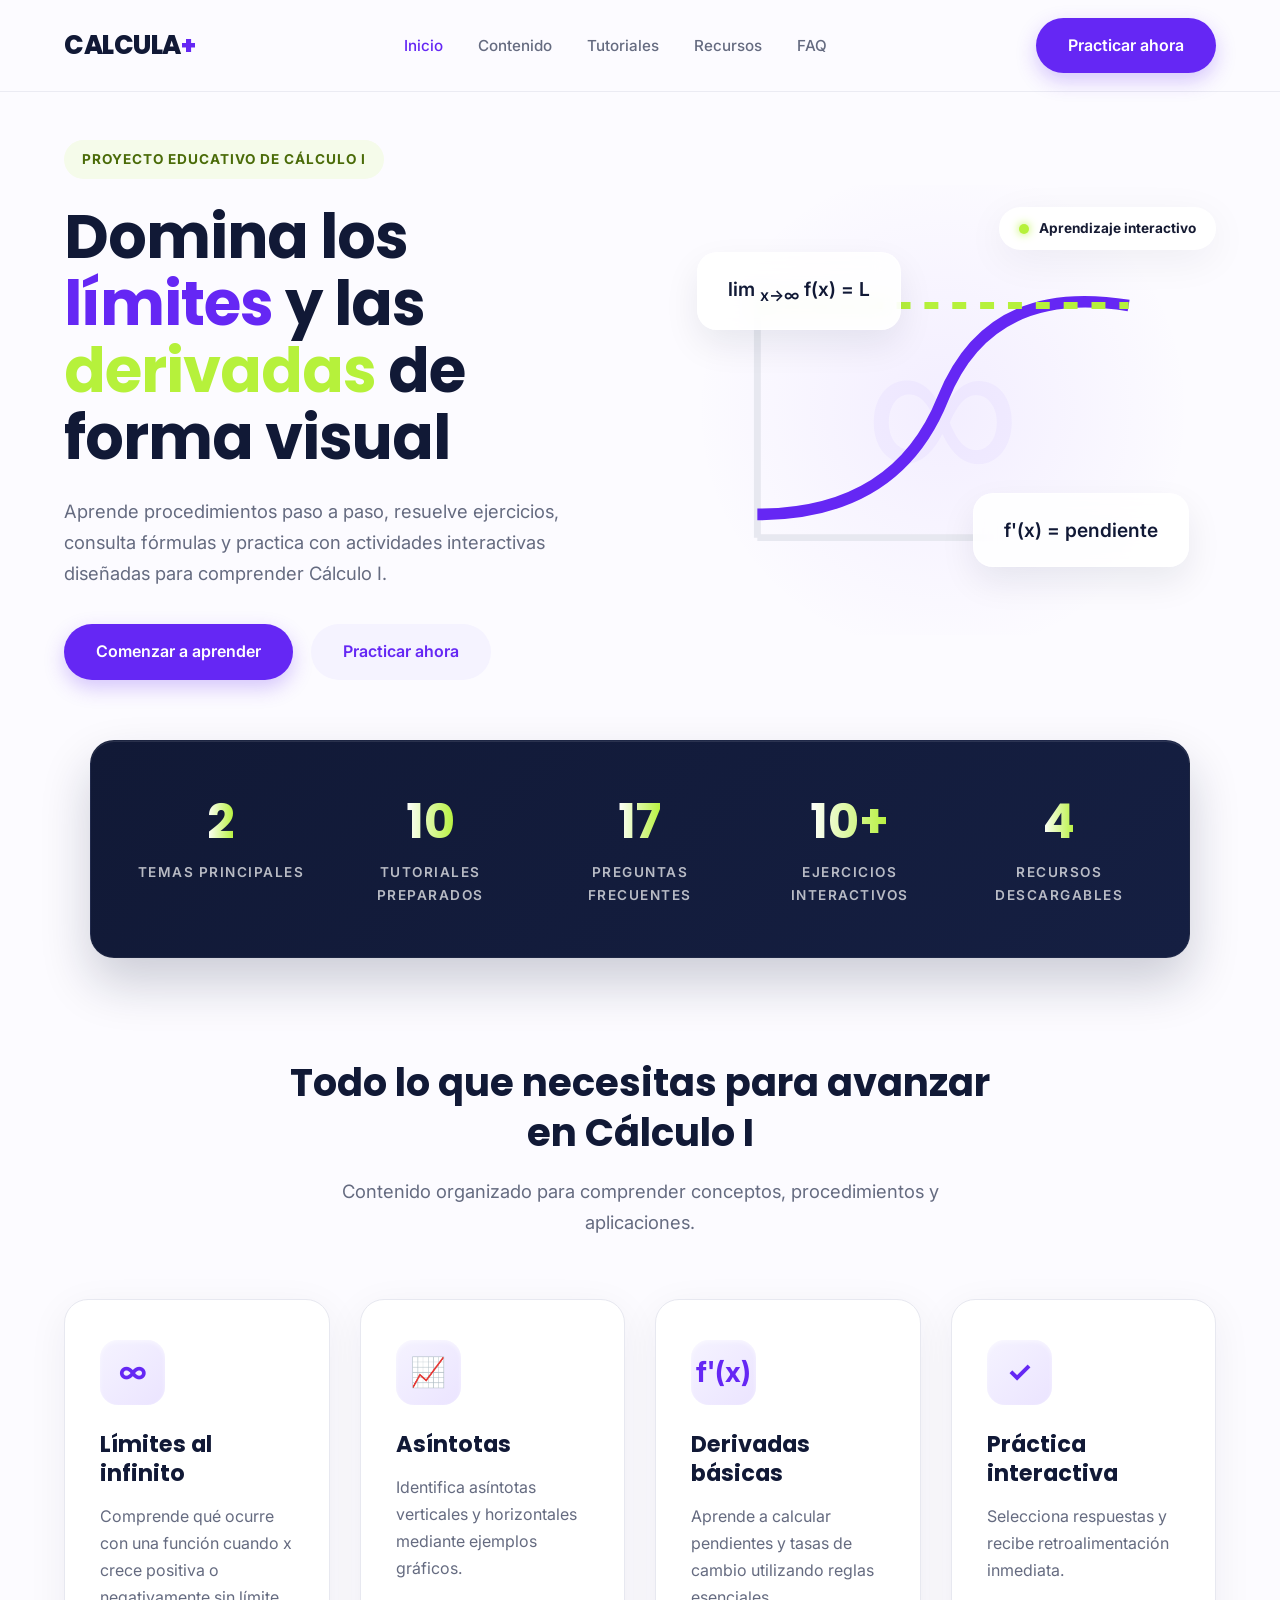
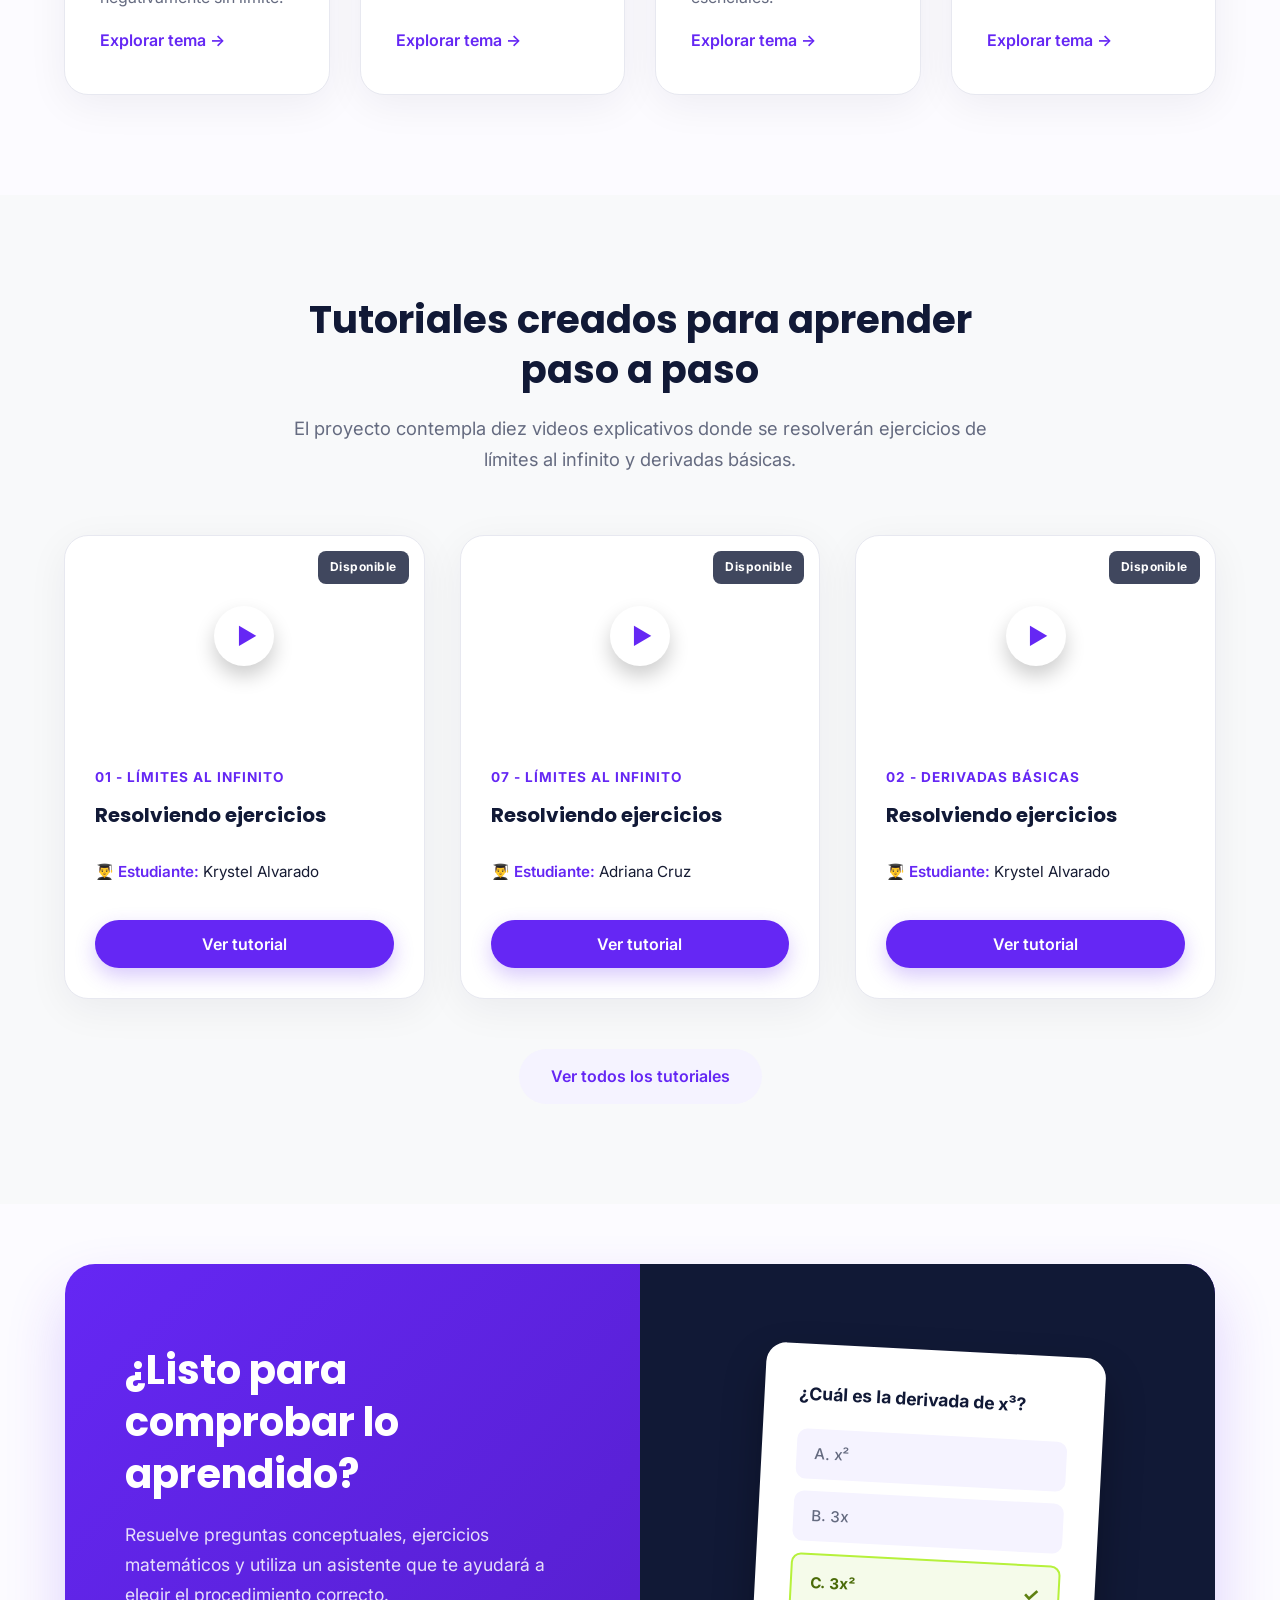
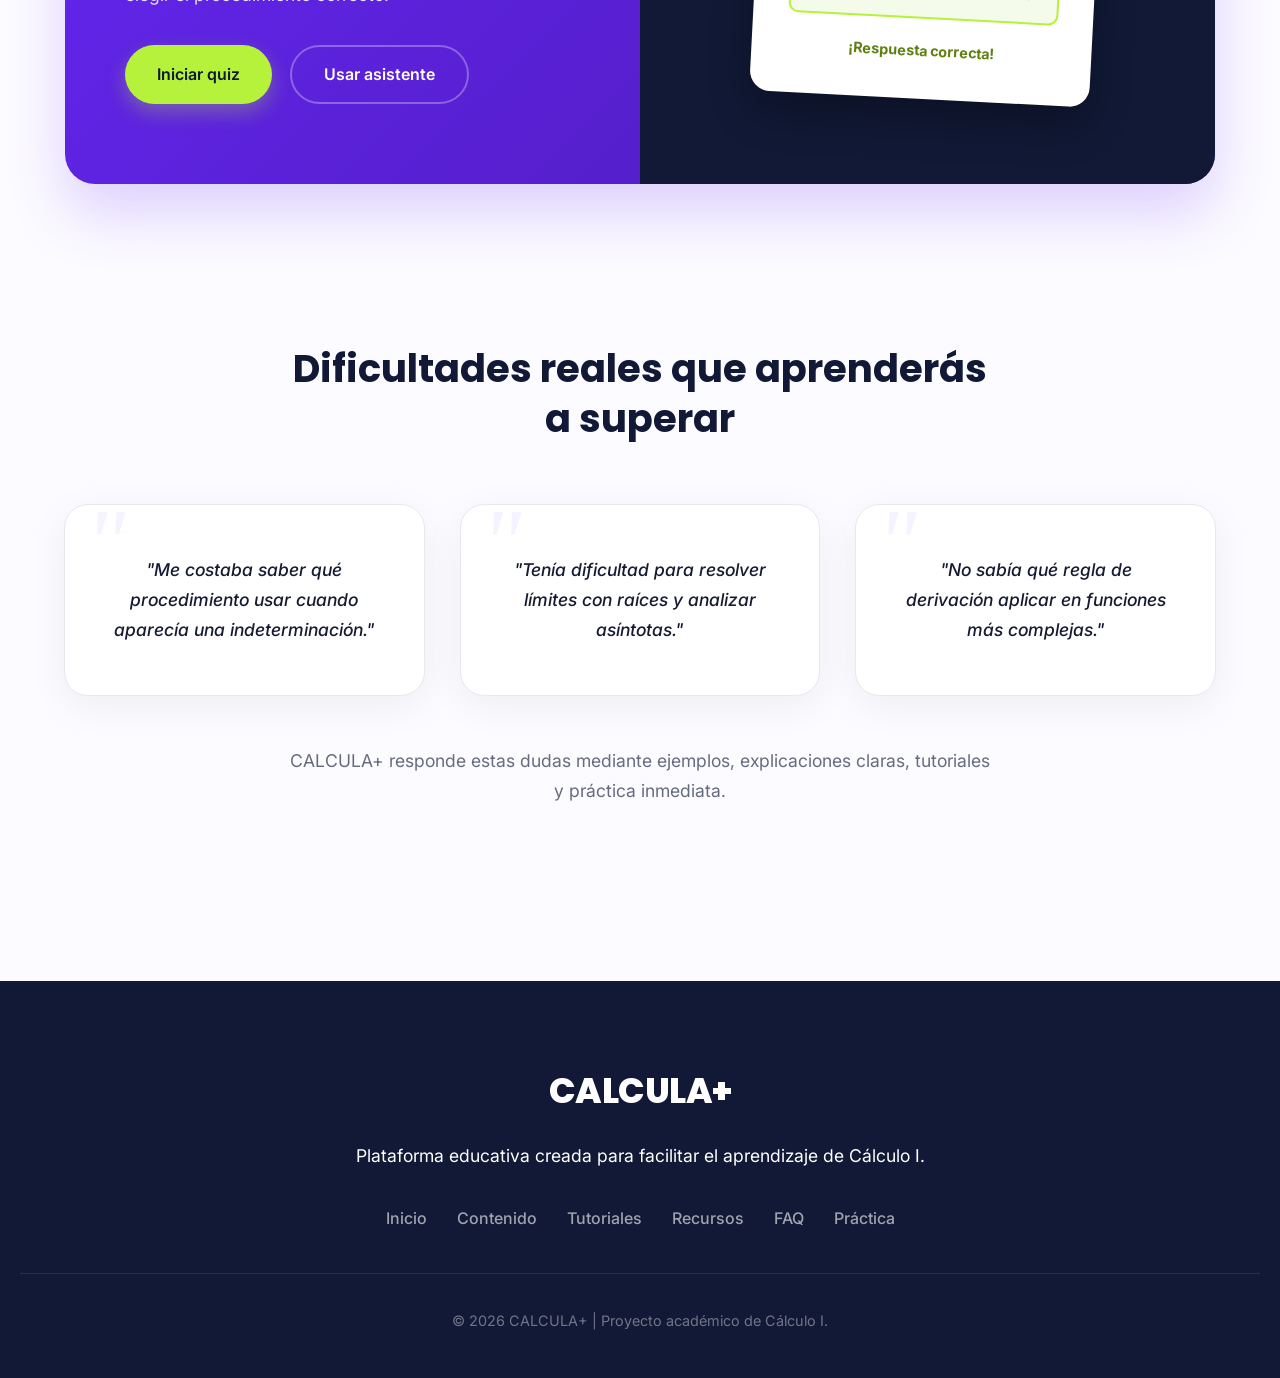
<file: index.html>
<!DOCTYPE html>
<html lang="es">
<head>
    <meta charset="UTF-8">
    <meta name="viewport" content="width=device-width, initial-scale=1.0">
    <title>CALCULA+ | Domina los límites al infinito y derivadas básicas</title>
    <link rel="stylesheet" href="css/styles.css">
    <link href="https://fonts.googleapis.com/css2?family=Poppins:wght@400;600;700;800&family=Inter:wght@400;500;600;700&display=swap" rel="stylesheet">
</head>
<body>
    <nav class="navbar">
        <div class="nav-container">
            <a href="index.html" class="logo">CALCULA<span class="highlight">+</span></a>
            <ul class="nav-links">
                <li><a href="index.html" class="active">Inicio</a></li>
                <li><a href="contenido.html">Contenido</a></li>
                <li><a href="contenido.html#tutoriales">Tutoriales</a></li>
                <li><a href="contenido.html#recursos">Recursos</a></li>
                <li><a href="contenido.html#faq">FAQ</a></li>
            </ul>
            <a href="practica.html" class="btn btn-primary nav-btn">Practicar ahora</a>
            <button class="hamburger" id="hamburger" aria-label="Menú">
                <svg viewBox="0 0 24 24" width="28" height="28" stroke="currentColor" stroke-width="2" fill="none"><path d="M3 12h18M3 6h18M3 18h18"></path></svg>
            </button>
        </div>
    </nav>

    <div class="container">
        <header class="hero fade-in">
            <div class="hero-content">
                <span class="badge">Proyecto educativo de Cálculo I</span>
                <h1 class="hero-title">Domina los <span class="text-purple">límites</span> y las <span class="text-green">derivadas</span> de forma visual</h1>
                <p class="hero-description">Aprende procedimientos paso a paso, resuelve ejercicios, consulta fórmulas y practica con actividades interactivas diseñadas para comprender Cálculo I.</p>
                <div class="hero-buttons">
                    <a href="contenido.html" class="btn btn-primary">Comenzar a aprender</a>
                    <a href="practica.html" class="btn btn-secondary">Practicar ahora</a>
                </div>
            </div>
            <div class="hero-visual fade-in">
                <div class="visual-card floating">
                    <div class="math-expr">lim <sub>x→∞</sub> f(x) = L</div>
                </div>
                <div class="visual-card floating delay-1">
                    <div class="math-expr">f'(x) = pendiente</div>
                </div>
                <div class="big-infinity">∞</div>
                <div class="graph-illustration">
                    <svg viewBox="0 0 200 150" width="100%" height="100%">
                        <path d="M 20 130 L 20 20 M 20 130 L 180 130" stroke="#E7E8F0" stroke-width="3" fill="none"/>
                        <path d="M 20 120 Q 80 120, 100 70 T 180 30" stroke="#6527F4" stroke-width="5" fill="none"/>
                        <line x1="20" y1="30" x2="180" y2="30" stroke="#B6F13B" stroke-width="3" stroke-dasharray="6,6"/>
                    </svg>
                </div>
                <div class="small-badge">
                    <span class="dot"></span> Aprendizaje interactivo
                </div>
            </div>
        </header>
    </div>

    <section class="stats-band fade-in">
        <div class="stat-item"><h3>2</h3><p>Temas principales</p></div>
        <div class="stat-item"><h3>10</h3><p>Tutoriales preparados</p></div>
        <div class="stat-item"><h3>17</h3><p>Preguntas frecuentes</p></div>
        <div class="stat-item"><h3>10+</h3><p>Ejercicios interactivos</p></div>
        <div class="stat-item"><h3>4</h3><p>Recursos descargables</p></div>
    </section>

    <section class="features section-padding fade-in">
        <div class="container">
            <div class="section-header text-center">
                <h2>Todo lo que necesitas para avanzar en Cálculo I</h2>
                <p>Contenido organizado para comprender conceptos, procedimientos y aplicaciones.</p>
            </div>
            <div class="grid-4">
                <div class="feature-card">
                    <div class="feature-icon">∞</div>
                    <h3>Límites al infinito</h3>
                    <p>Comprende qué ocurre con una función cuando x crece positiva o negativamente sin límite.</p>
                    <a href="contenido.html#limites" class="btn-link">Explorar tema →</a>
                </div>
                <div class="feature-card">
                    <div class="feature-icon">📈</div>
                    <h3>Asíntotas</h3>
                    <p>Identifica asíntotas verticales y horizontales mediante ejemplos gráficos.</p>
                    <a href="contenido.html#limites" class="btn-link">Explorar tema →</a>
                </div>
                <div class="feature-card">
                    <div class="feature-icon">f'(x)</div>
                    <h3>Derivadas básicas</h3>
                    <p>Aprende a calcular pendientes y tasas de cambio utilizando reglas esenciales.</p>
                    <a href="contenido.html#derivadas" class="btn-link">Explorar tema →</a>
                </div>
                <div class="feature-card">
                    <div class="feature-icon">✓</div>
                    <h3>Práctica interactiva</h3>
                    <p>Selecciona respuestas y recibe retroalimentación inmediata.</p>
                    <a href="practica.html" class="btn-link">Explorar tema →</a>
                </div>
            </div>
        </div>
    </section>

    <section class="tutorials-preview section-padding bg-light fade-in">
        <div class="container">
            <div class="section-header text-center">
                <h2>Tutoriales creados para aprender paso a paso</h2>
                <p>El proyecto contempla diez videos explicativos donde se resolverán ejercicios de límites al infinito y derivadas básicas.</p>
            </div>
            <div class="grid-3">
                
                <div class="video-card">
                    <div class="video-thumb" style="background-image: url('https://img.youtube.com/vi/couOuhnHjJ0/hqdefault.jpg'); background-size: cover; background-position: center;">
                        <div class="play-btn" data-id="couOuhnHjJ0">▶</div>
                        <span class="video-badge">Disponible</span>
                    </div>
                    <div class="video-info">
                        <span class="video-category">01 - Límites al infinito</span>
                        <h4 style="margin-bottom: auto;">Resolviendo ejercicios</h4>
                        <p class="text-sm text-purple mt-2 mb-2" style="font-weight: 600;">👨‍🎓 Estudiante: <span style="font-weight: normal; color: var(--text-main);">Krystel Alvarado</span></p>
                        <button class="btn btn-primary btn-yt mt-1 w-100" data-id="couOuhnHjJ0">Ver tutorial</button>
                    </div>
                </div>

                <div class="video-card">
                    <div class="video-thumb" style="background-image: url('https://img.youtube.com/vi/lC_tiqJ97uU/hqdefault.jpg'); background-size: cover; background-position: center;">
                        <div class="play-btn" data-id="lC_tiqJ97uU">▶</div>
                        <span class="video-badge">Disponible</span>
                    </div>
                    <div class="video-info">
                        <span class="video-category">07 - Límites al infinito</span>
                        <h4 style="margin-bottom: auto;">Resolviendo ejercicios</h4>
                        <p class="text-sm text-purple mt-2 mb-2" style="font-weight: 600;">👨‍🎓 Estudiante: <span style="font-weight: normal; color: var(--text-main);">Adriana Cruz</span></p>
                        <button class="btn btn-primary btn-yt mt-1 w-100" data-id="lC_tiqJ97uU">Ver tutorial</button>
                    </div>
                </div>

                <div class="video-card">
                    <div class="video-thumb" style="background-image: url('https://img.youtube.com/vi/HRtEM2dYosc/hqdefault.jpg'); background-size: cover; background-position: center;">
                        <div class="play-btn" data-id="HRtEM2dYosc">▶</div>
                        <span class="video-badge">Disponible</span>
                    </div>
                    <div class="video-info">
                        <span class="video-category">02 - Derivadas básicas</span>
                        <h4 style="margin-bottom: auto;">Resolviendo ejercicios</h4>
                        <p class="text-sm text-purple mt-2 mb-2" style="font-weight: 600;">👨‍🎓 Estudiante: <span style="font-weight: normal; color: var(--text-main);">Krystel Alvarado</span></p>
                        <button class="btn btn-primary btn-yt mt-1 w-100" data-id="HRtEM2dYosc">Ver tutorial</button>
                    </div>
                </div>

            </div>
            <div class="text-center mt-3">
                <a href="contenido.html#tutoriales" class="btn btn-secondary">Ver todos los tutoriales</a>
            </div>
        </div>
    </section>

    <section class="promo-section fade-in">
        <div class="promo-content">
            <h2>¿Listo para comprobar lo aprendido?</h2>
            <p>Resuelve preguntas conceptuales, ejercicios matemáticos y utiliza un asistente que te ayudará a elegir el procedimiento correcto.</p>
            <div class="hero-buttons">
                <a href="practica.html#quiz" class="btn btn-lime">Iniciar quiz</a>
                <a href="practica.html#asistente" class="btn btn-outline-light">Usar asistente</a>
            </div>
        </div>
        <div class="promo-visual">
            <div class="quiz-mock">
                <div class="mock-q">¿Cuál es la derivada de x³?</div>
                <div class="mock-opt">A. x²</div>
                <div class="mock-opt">B. 3x</div>
                <div class="mock-opt correct">C. 3x² <span class="check">✓</span></div>
                <div class="mock-feedback">¡Respuesta correcta!</div>
            </div>
        </div>
    </section>

    <section class="testimonials section-padding fade-in">
        <div class="container">
            <div class="section-header text-center">
                <h2>Dificultades reales que aprenderás a superar</h2>
            </div>
            <div class="grid-3">
                <div class="testimonial-card">
                    <p>"Me costaba saber qué procedimiento usar cuando aparecía una indeterminación."</p>
                </div>
                <div class="testimonial-card">
                    <p>"Tenía dificultad para resolver límites con raíces y analizar asíntotas."</p>
                </div>
                <div class="testimonial-card">
                    <p>"No sabía qué regla de derivación aplicar en funciones más complejas."</p>
                </div>
            </div>
            <p class="text-center mt-3 text-sec" style="font-size: 1.1rem; max-width: 700px; margin-inline: auto;">CALCULA+ responde estas dudas mediante ejemplos, explicaciones claras, tutoriales y práctica inmediata.</p>
        </div>
    </section>

    <div id="yt-modal" class="modal">
        <div class="modal-content">
            <button class="close-modal">&times;</button>
            <div class="video-container" id="iframe-container"></div>
        </div>
    </div>

    <footer>
        <div class="container footer-content">
            <div class="footer-logo">CALCULA<span class="text-lime">+</span></div>
            <p style="font-size: 1.1rem;">Plataforma educativa creada para facilitar el aprendizaje de Cálculo I.</p>
            <ul class="footer-links">
                <li><a href="index.html">Inicio</a></li>
                <li><a href="contenido.html">Contenido</a></li>
                <li><a href="contenido.html#tutoriales">Tutoriales</a></li>
                <li><a href="contenido.html#recursos">Recursos</a></li>
                <li><a href="contenido.html#faq">FAQ</a></li>
                <li><a href="practica.html">Práctica</a></li>
            </ul>
        </div>
        <div class="footer-bottom">
            <p>© 2026 CALCULA+ | Proyecto académico de Cálculo I.</p>
        </div>
    </footer>

    <button id="backToTop" aria-label="Volver arriba">↑</button>
    
    <script src="js/main.js"></script>
    <script>
        document.addEventListener('DOMContentLoaded', () => {
            const ytModal = document.getElementById('yt-modal');
            const iframeContainer = document.getElementById('iframe-container');
            const closeModal = document.querySelector('.close-modal');

            // Abrir modal desde botones 'Ver tutorial' o el icono 'Play' de la miniatura
            document.querySelectorAll('.btn-yt, .play-btn').forEach(btn => {
                btn.addEventListener('click', (e) => {
                    const id = e.target.getAttribute('data-id');
                    if(id) {
                        iframeContainer.innerHTML = `<iframe src="https://www.youtube-nocookie.com/embed/${id}?autoplay=1" allow="autoplay; encrypted-media" allowfullscreen></iframe>`;
                        ytModal.classList.add('show');
                    }
                });
            });

            // Cerrar modal
            if(ytModal) {
                const closeMod = () => {
                    ytModal.classList.remove('show');
                    setTimeout(() => iframeContainer.innerHTML = '', 300);
                };
                closeModal.addEventListener('click', closeMod);
                window.addEventListener('click', (e) => { if(e.target === ytModal) closeMod(); });
                document.addEventListener('keydown', (e) => { if(e.key === "Escape" && ytModal.classList.contains('show')) closeMod(); });
            }
        });
    </script>
</body>
</html>
</file>
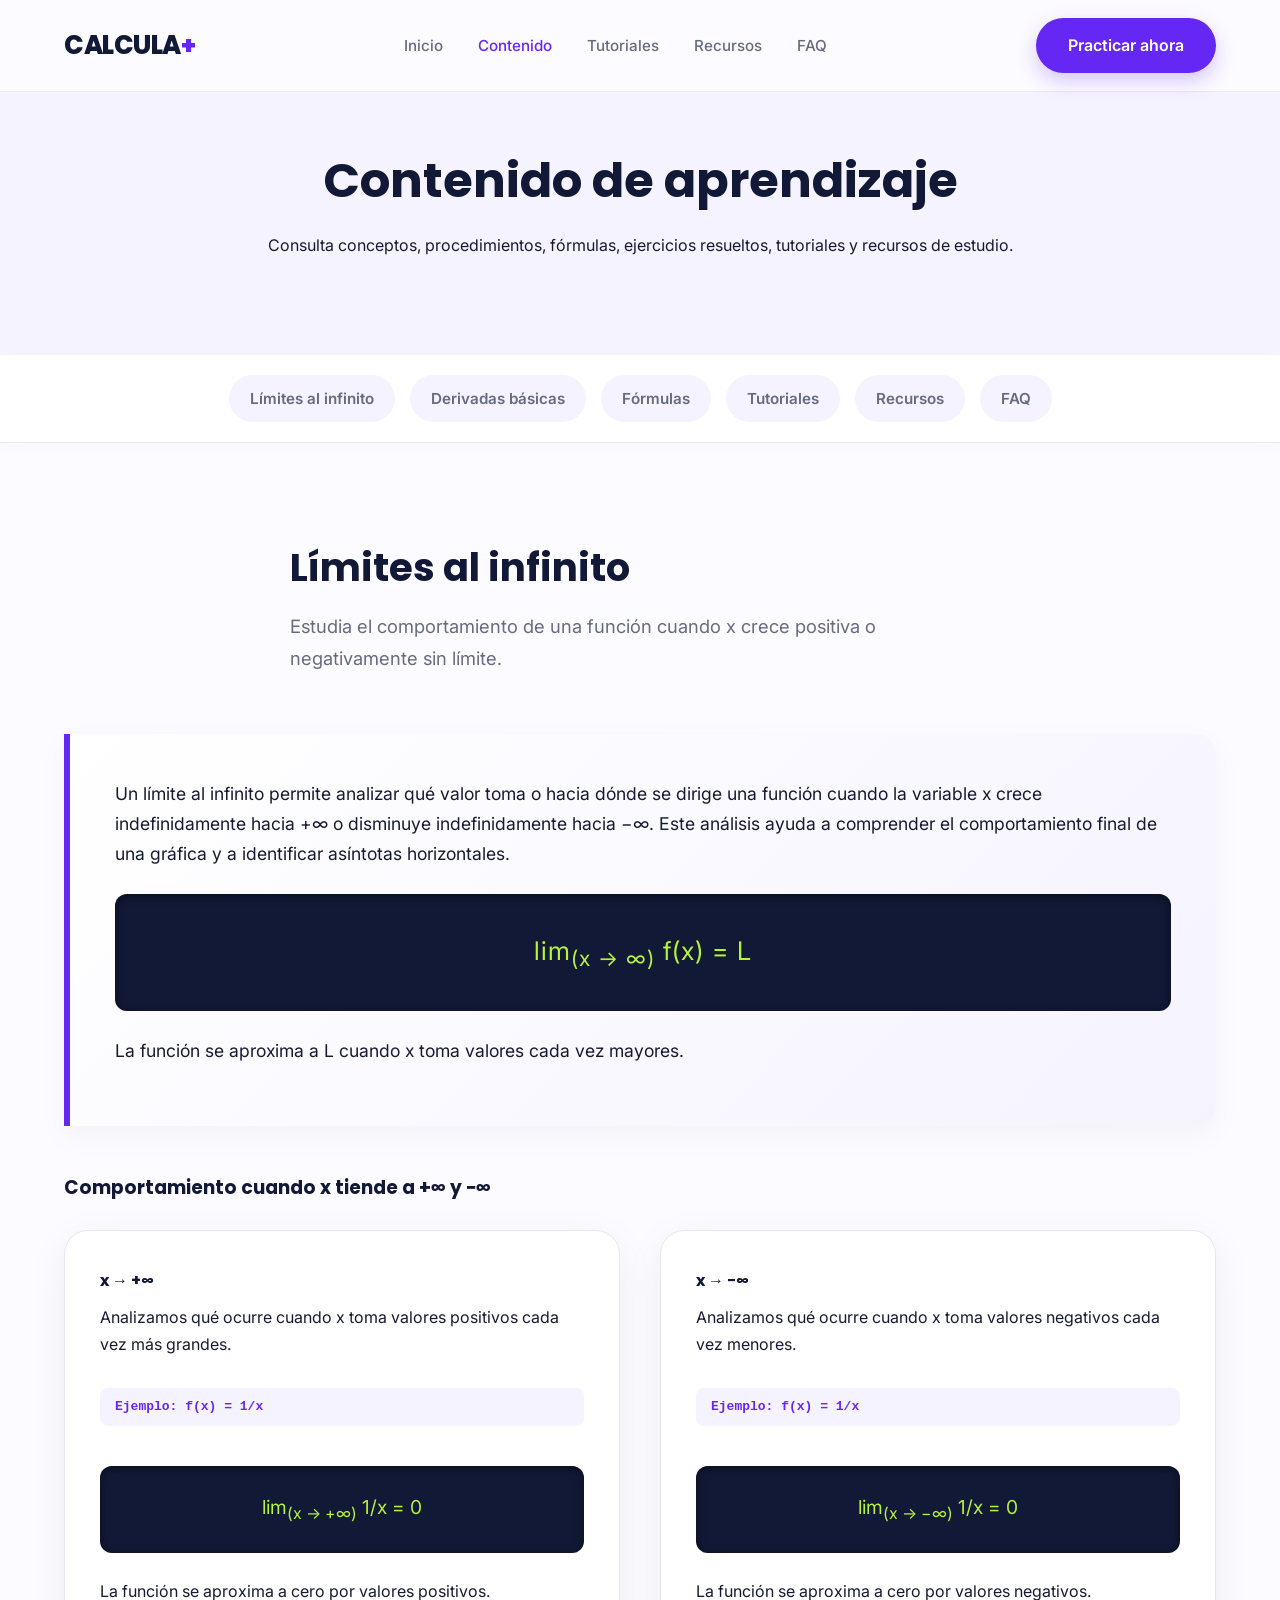
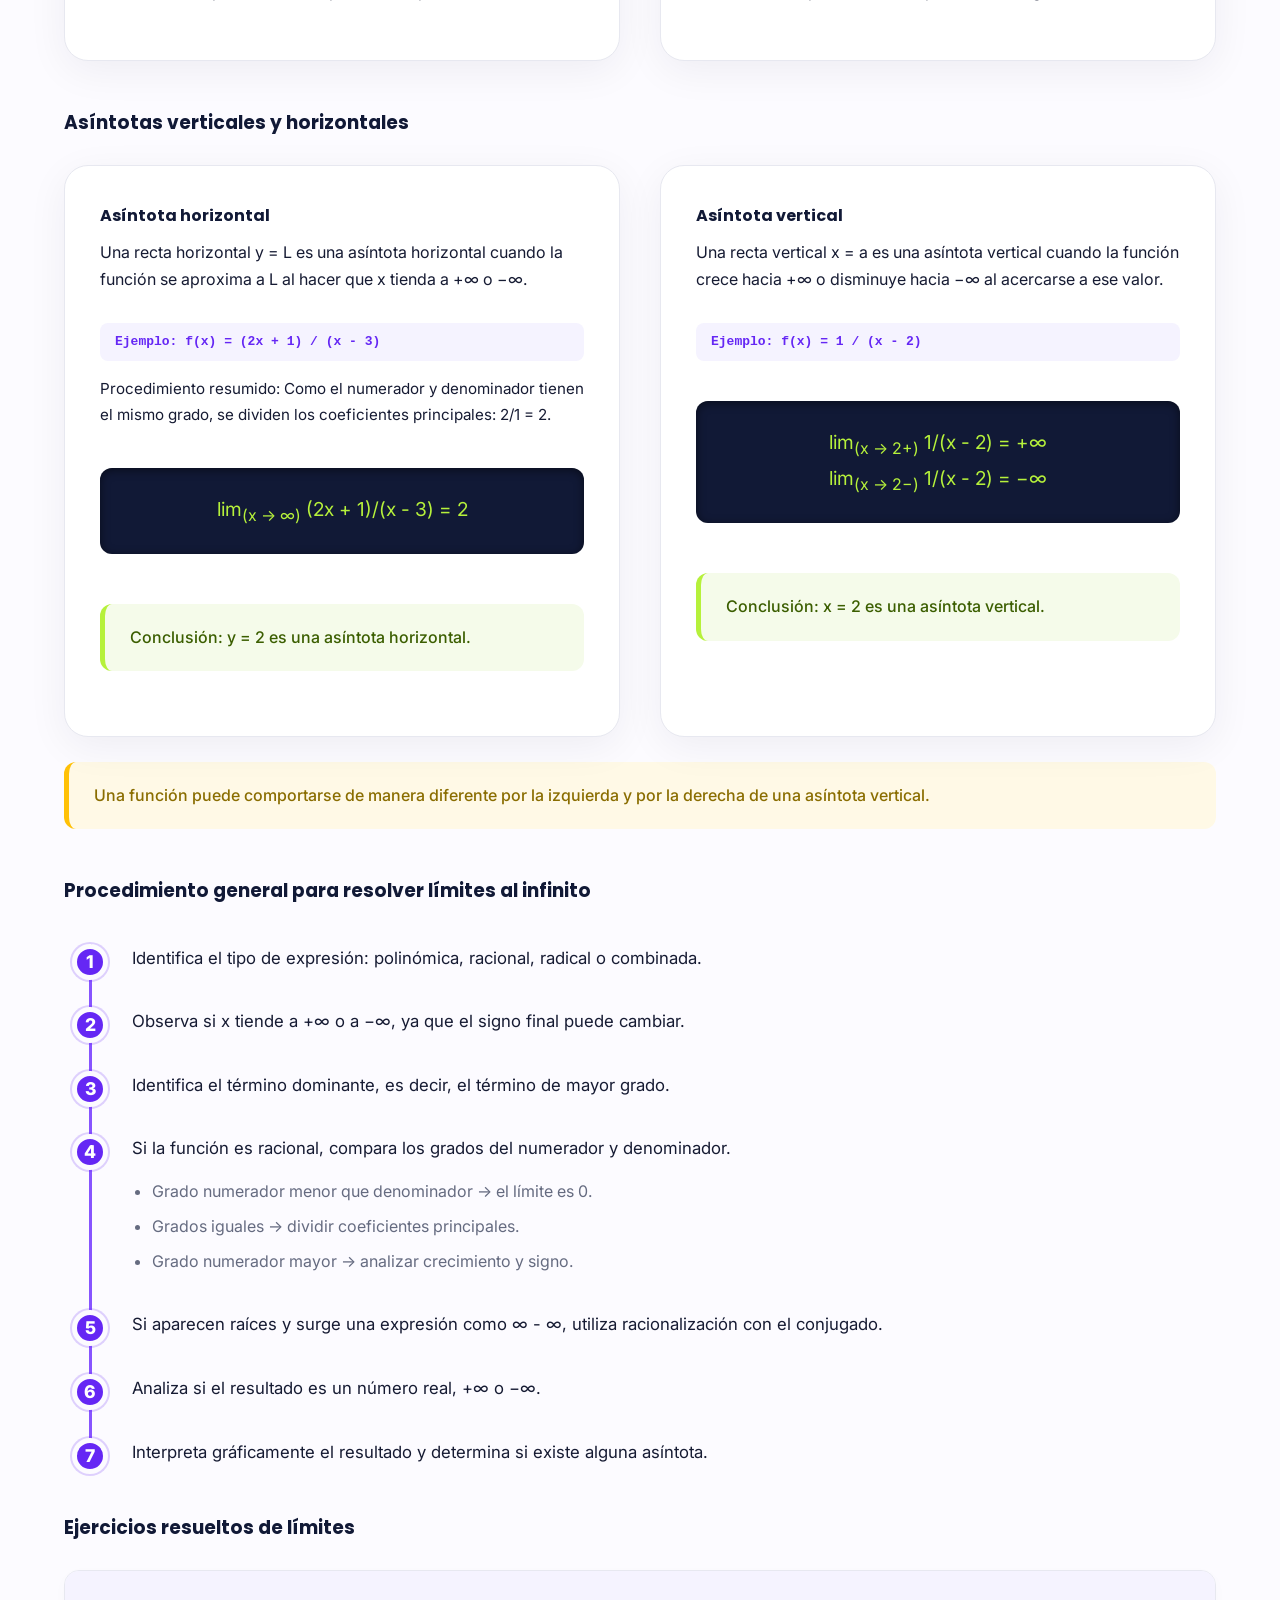
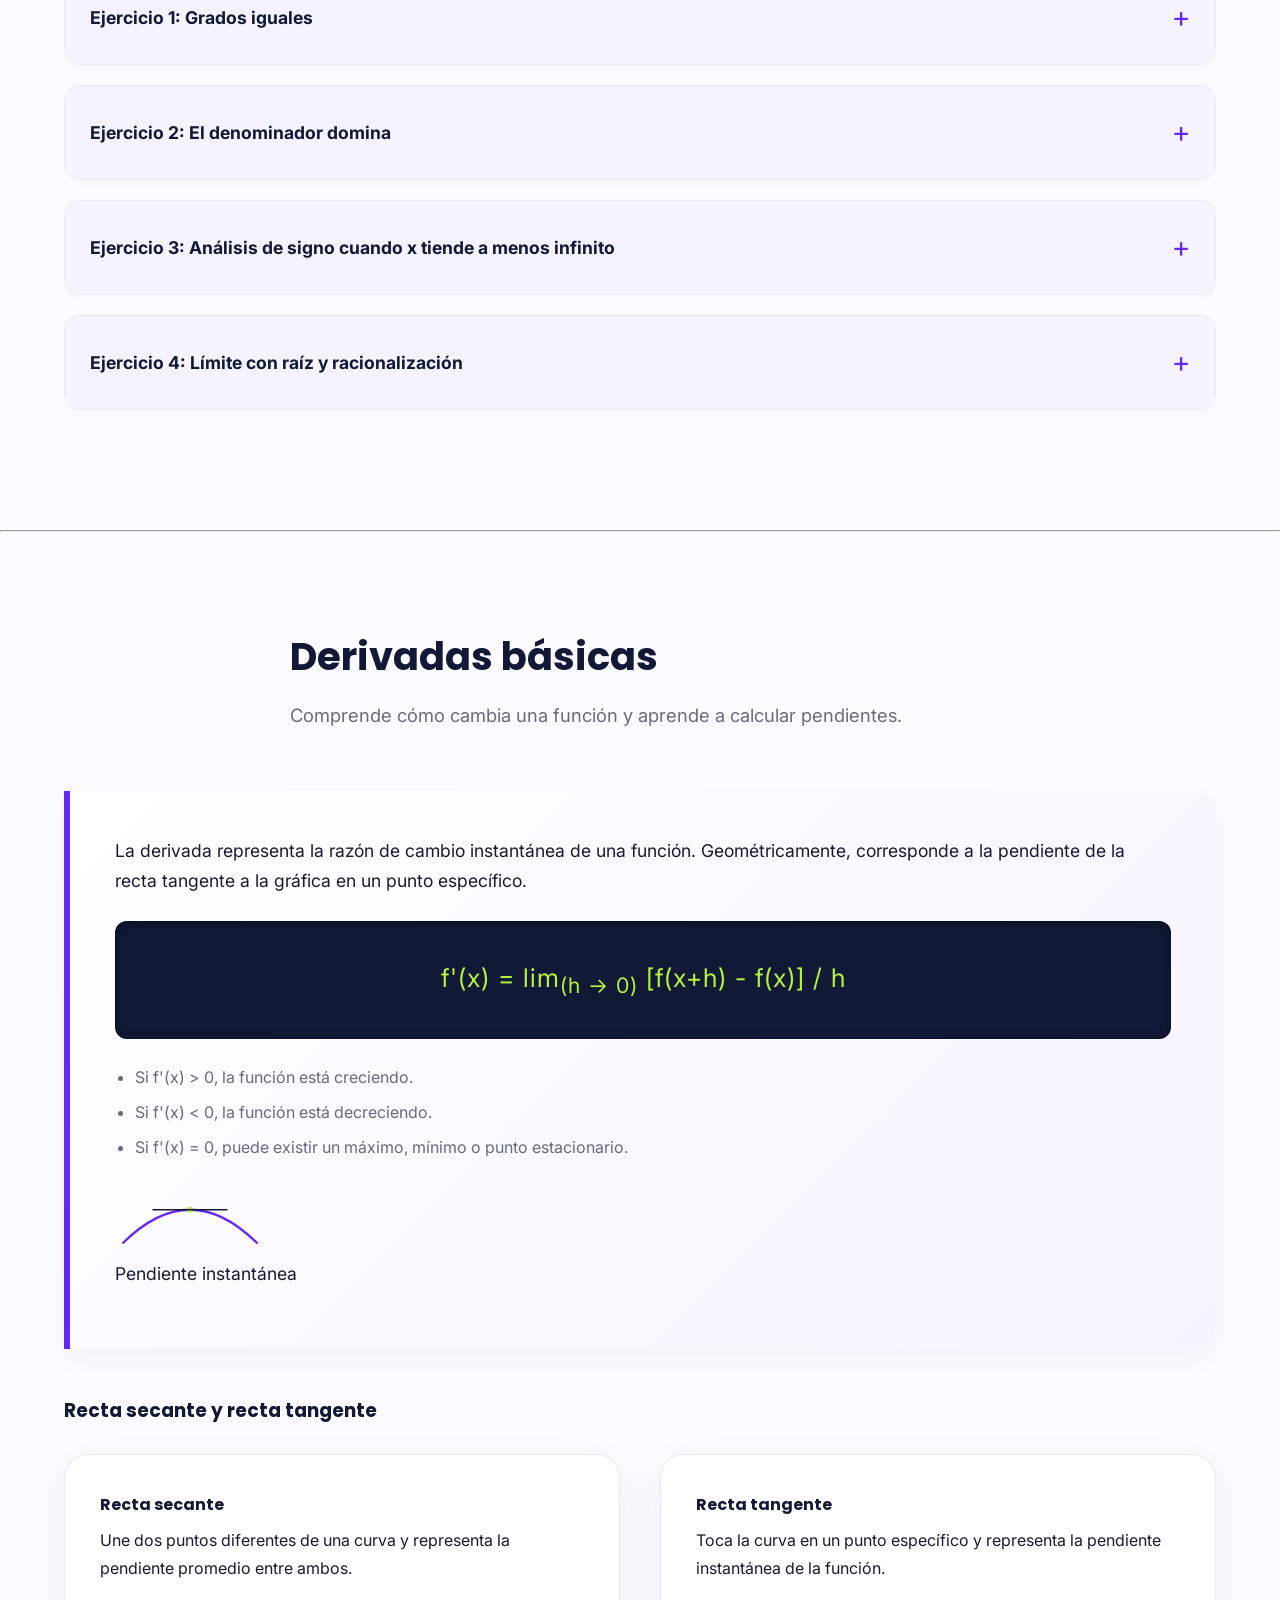
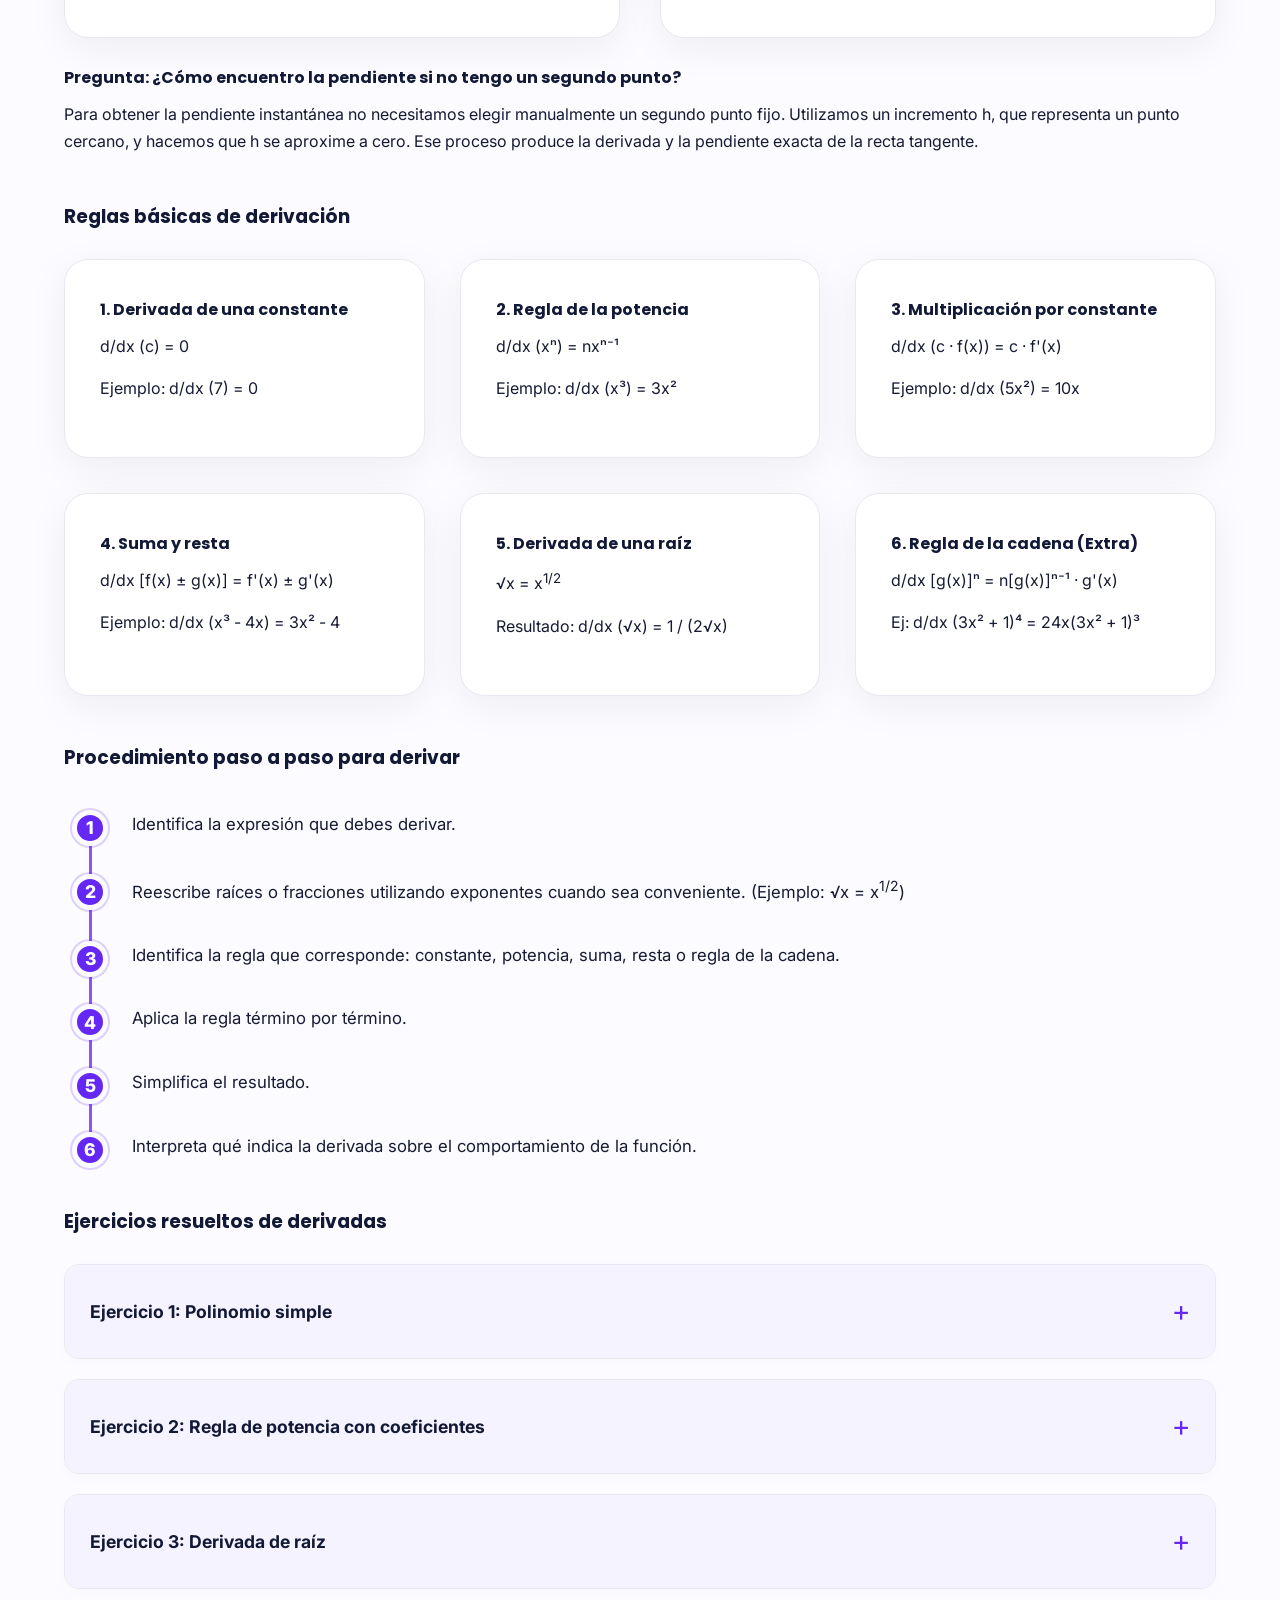
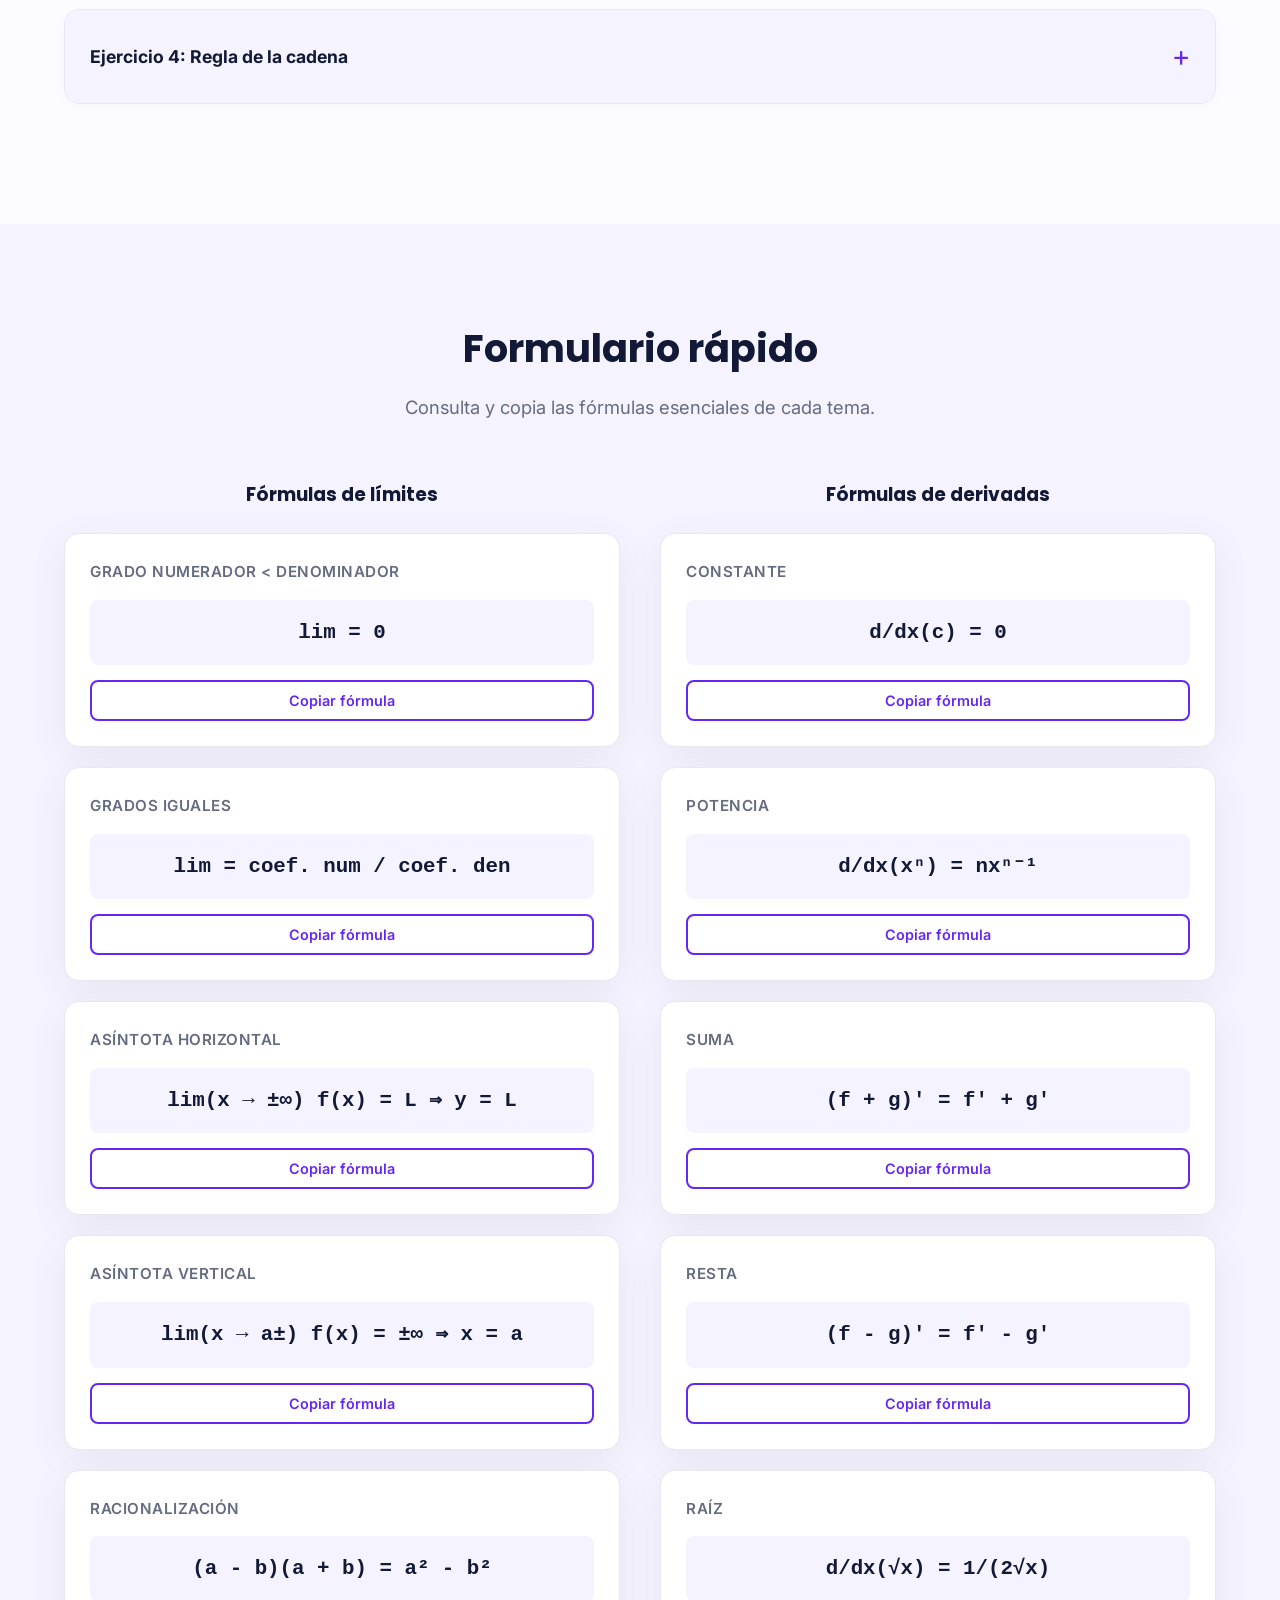
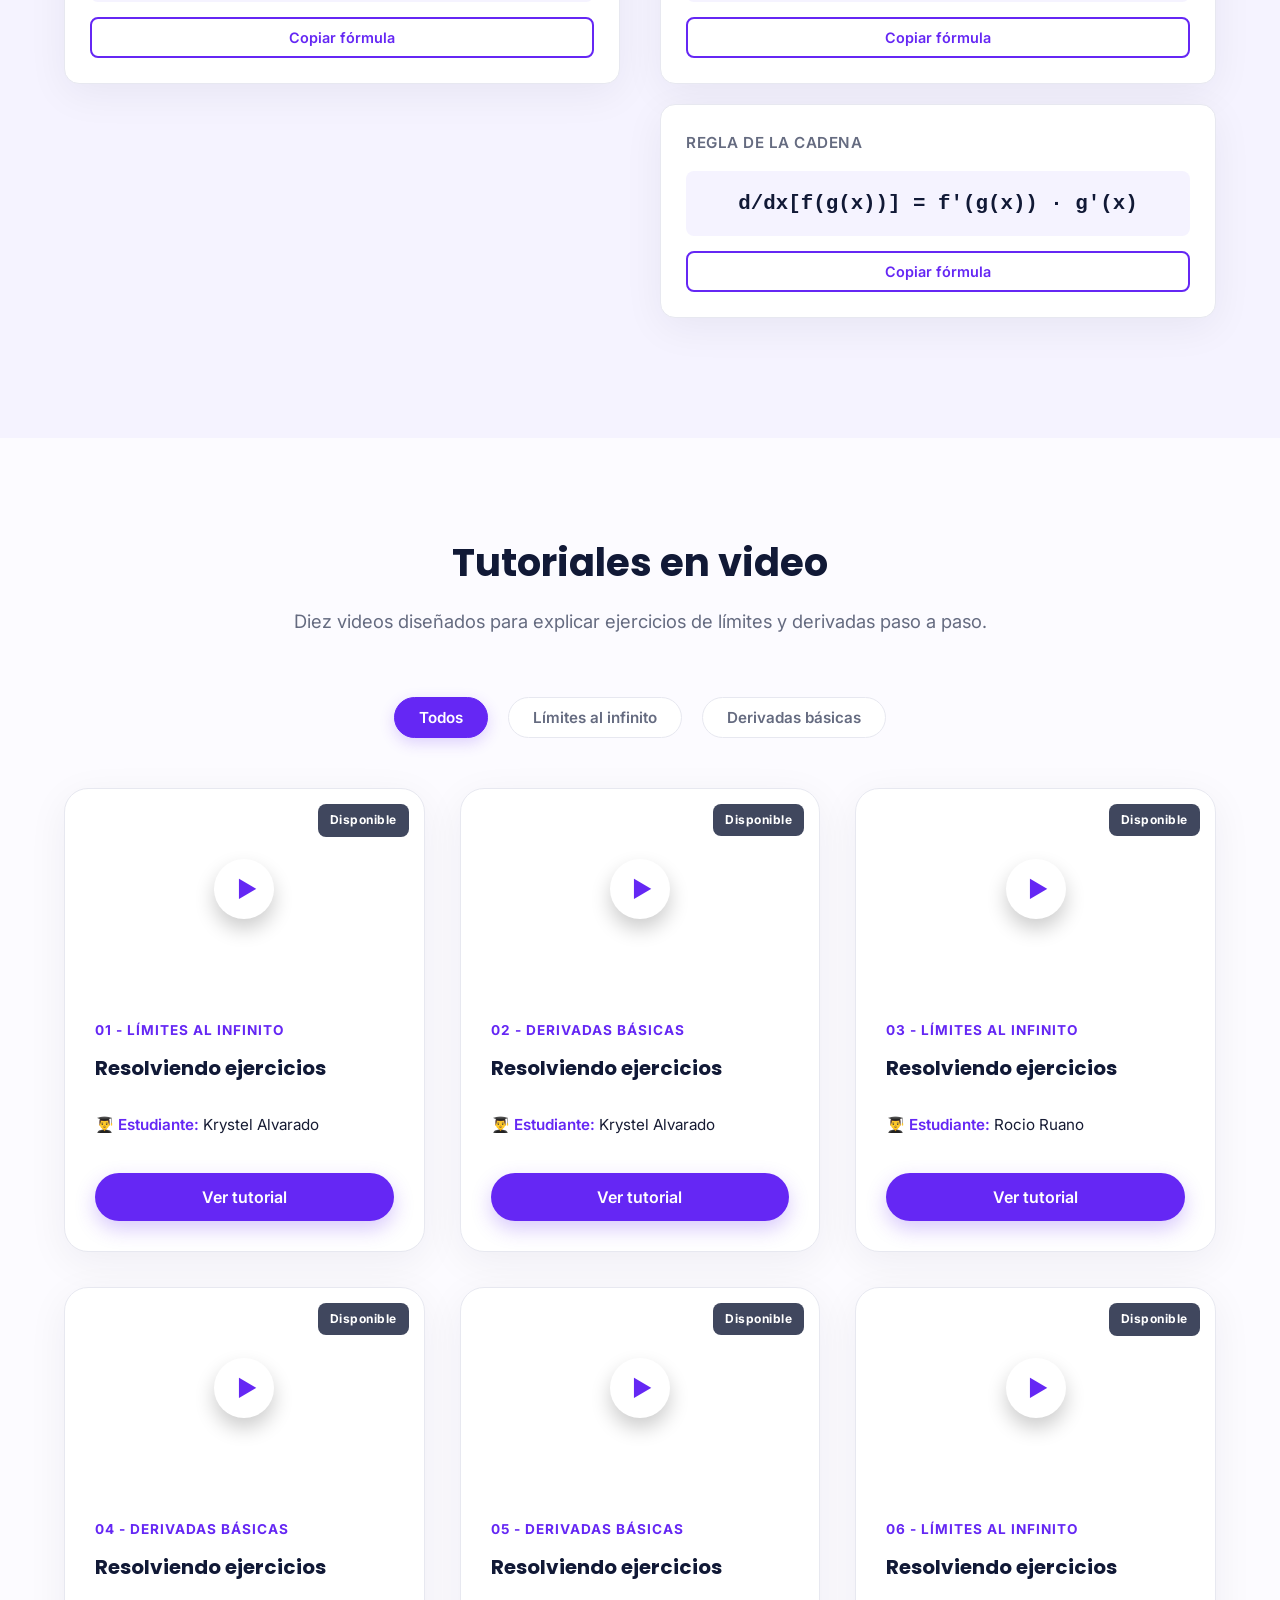
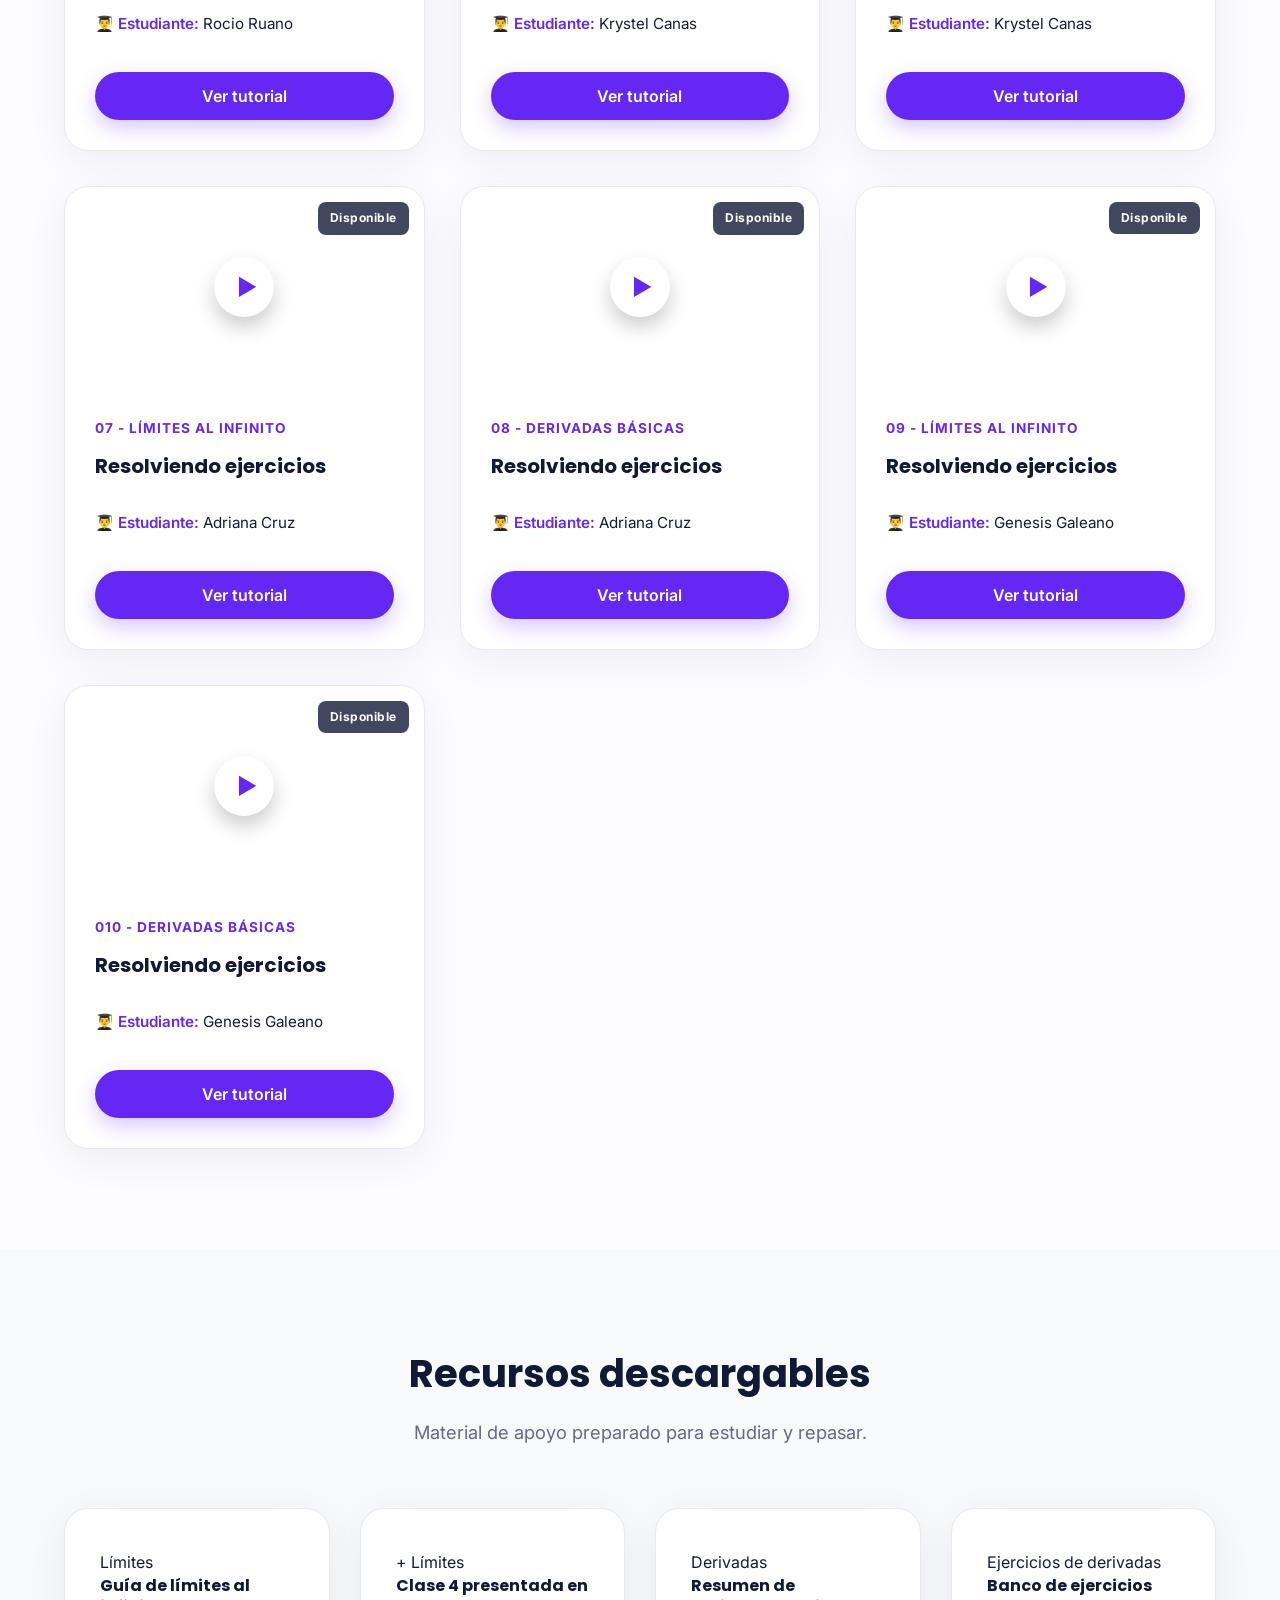
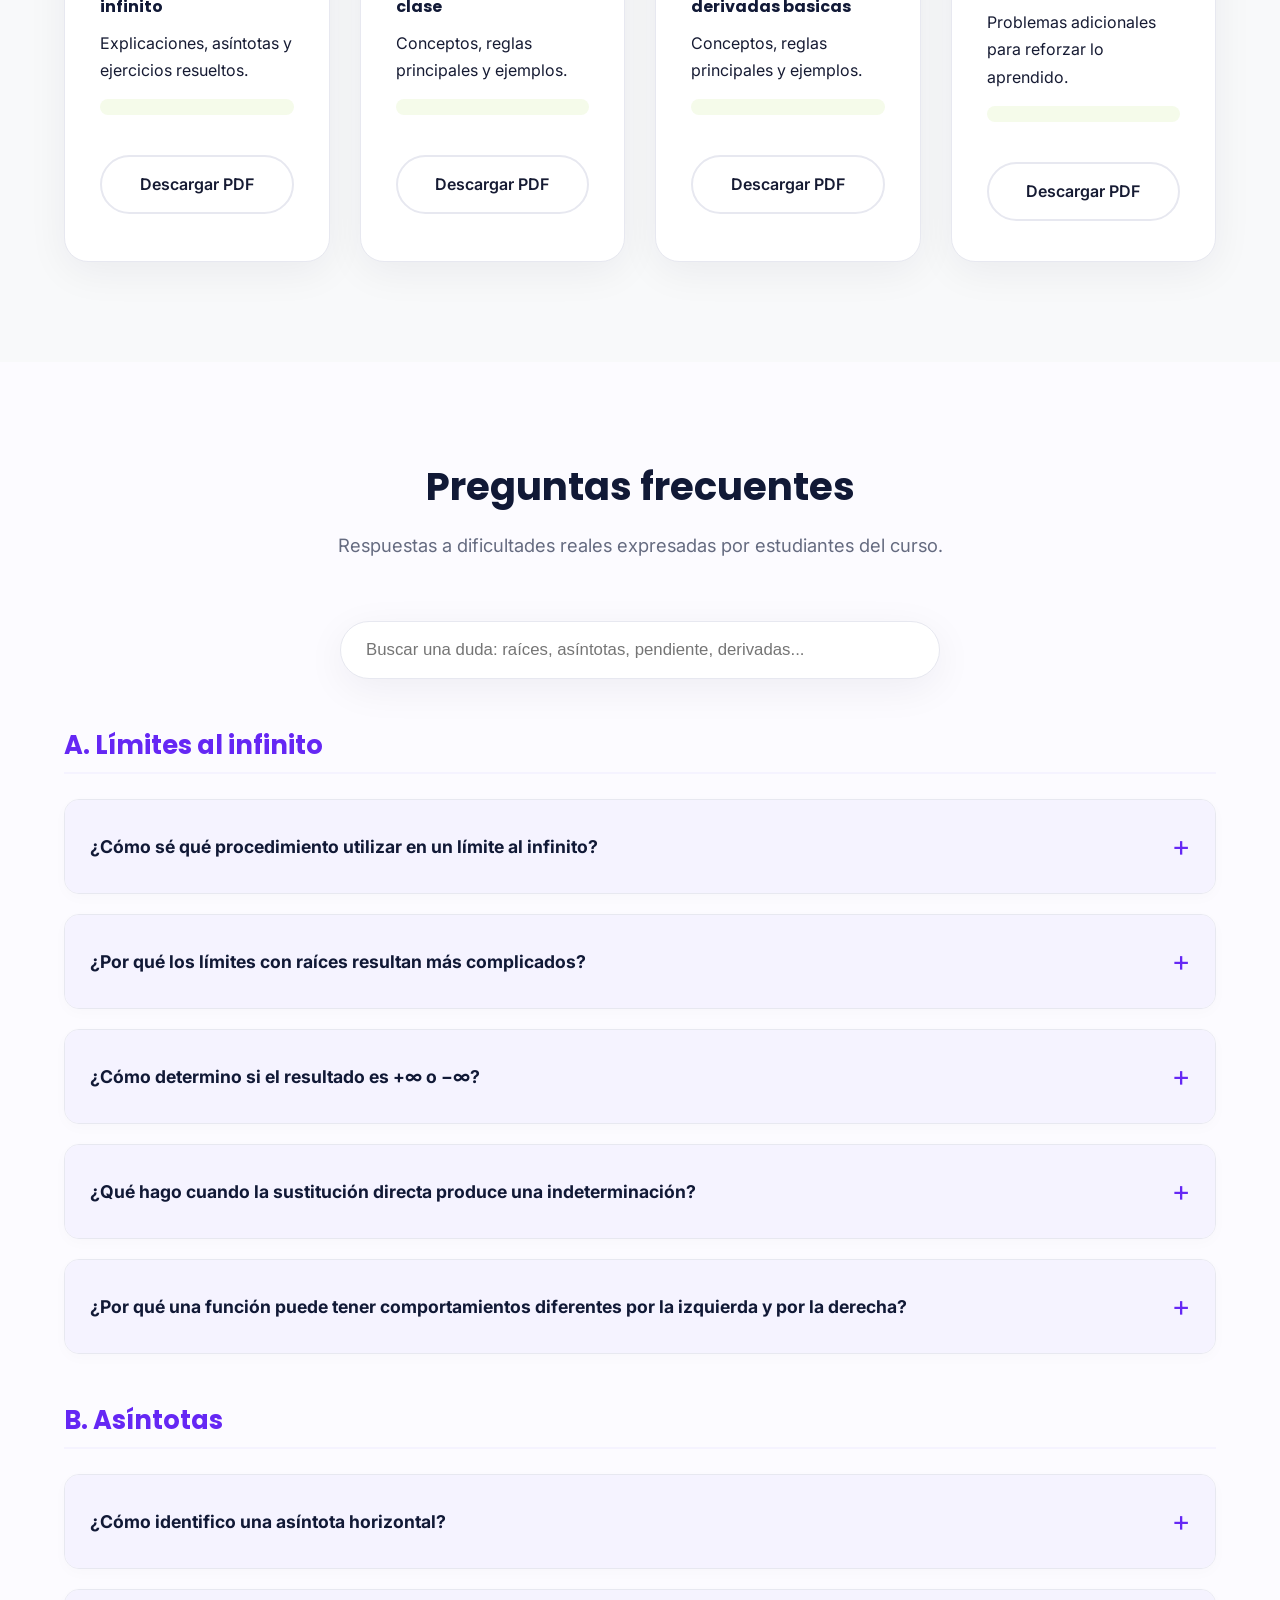
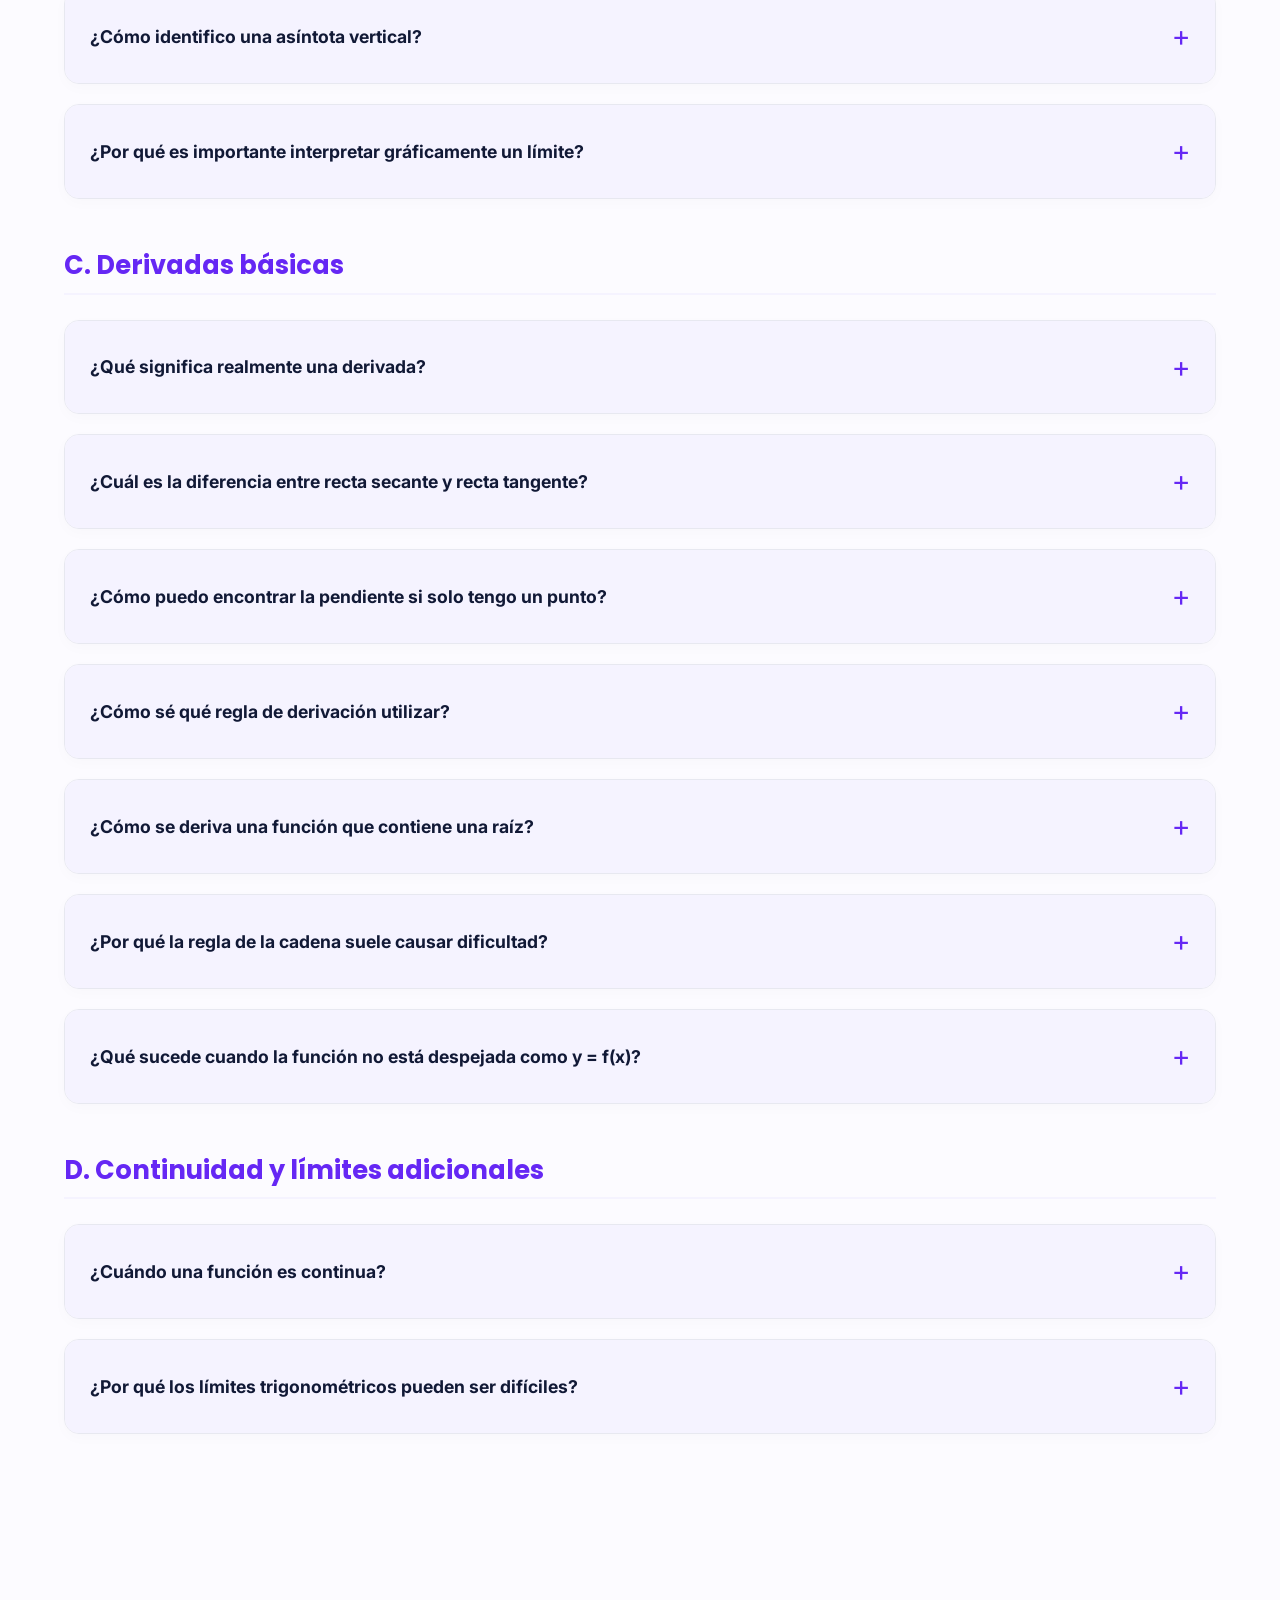
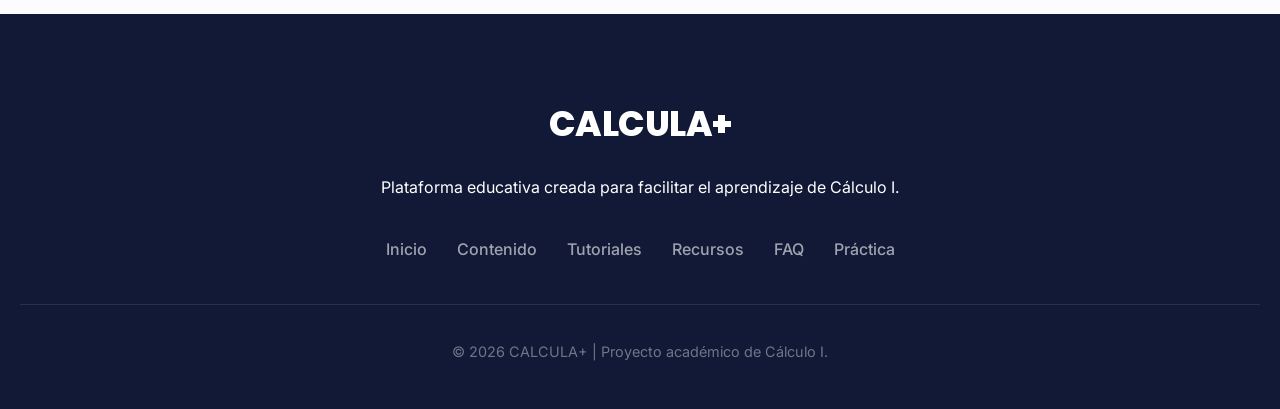
<file: contenido.html>
<!DOCTYPE html>
<html lang="es">
<head>
  <meta charset="UTF-8">
  <meta name="viewport" content="width=device-width, initial-scale=1.0">
  <title>CALCULA+ | Contenido</title>
  <link rel="stylesheet" href="css/styles.css">
  <link href="https://fonts.googleapis.com/css2?family=Poppins:wght@400;600;700;800&family=Inter:wght@400;500;600&display=swap" rel="stylesheet">
</head>
<body>
  <nav class="navbar">
    <div class="nav-container">
      <a href="index.html" class="logo">CALCULA<span class="highlight">+</span></a>
      <ul class="nav-links">
        <li><a href="index.html">Inicio</a></li>
        <li><a href="contenido.html" class="active">Contenido</a></li>
        <li><a href="#tutoriales">Tutoriales</a></li>
        <li><a href="#recursos">Recursos</a></li>
        <li><a href="#faq">FAQ</a></li>
      </ul>
      <a href="practica.html" class="btn btn-primary nav-btn">Practicar ahora</a>
      <button class="hamburger" id="hamburger" aria-label="Menú">
        <svg viewBox="0 0 24 24" width="24" height="24" stroke="currentColor" stroke-width="2" fill="none"><path d="M3 12h18M3 6h18M3 18h18"></path></svg>
      </button>
    </div>
  </nav>

  <div class="page-header bg-sec text-center section-padding">
    <h1>Contenido de aprendizaje</h1>
    <p>Consulta conceptos, procedimientos, fórmulas, ejercicios resueltos, tutoriales y recursos de estudio.</p>
  </div>

  <div class="sticky-submenu">
    <a href="#limites">Límites al infinito</a>
    <a href="#derivadas">Derivadas básicas</a>
    <a href="#formulas">Fórmulas</a>
    <a href="#tutoriales">Tutoriales</a>
    <a href="#recursos">Recursos</a>
    <a href="#faq">FAQ</a>
  </div>

  <section id="limites" class="section-padding fade-in">
    <div class="container">
      <div class="section-header">
        <h2>Límites al infinito</h2>
        <p>Estudia el comportamiento de una función cuando x crece positiva o negativamente sin límite.</p>
      </div>

      <div class="concept-card highlight-card">
        <p>Un límite al infinito permite analizar qué valor toma o hacia dónde se dirige una función cuando la variable x crece indefinidamente hacia +∞ o disminuye indefinidamente hacia −∞. Este análisis ayuda a comprender el comportamiento final de una gráfica y a identificar asíntotas horizontales.</p>
        <div class="formula-box large">lim<sub>(x → ∞)</sub> f(x) = L</div>
        <p class="text-sm mt-1">La función se aproxima a L cuando x toma valores cada vez mayores.</p>
      </div>

      <h3 class="mt-3">Comportamiento cuando x tiende a +∞ y −∞</h3>
      <div class="grid-2 mt-2">
        <div class="card">
          <h4>x → +∞</h4>
          <p>Analizamos qué ocurre cuando x toma valores positivos cada vez más grandes.</p>
          <p class="math-example">Ejemplo: f(x) = 1/x</p>
          <div class="formula-box">lim<sub>(x → +∞)</sub> 1/x = 0</div>
          <p>La función se aproxima a cero por valores positivos.</p>
        </div>
        <div class="card">
          <h4>x → −∞</h4>
          <p>Analizamos qué ocurre cuando x toma valores negativos cada vez menores.</p>
          <p class="math-example">Ejemplo: f(x) = 1/x</p>
          <div class="formula-box">lim<sub>(x → −∞)</sub> 1/x = 0</div>
          <p>La función se aproxima a cero por valores negativos.</p>
        </div>
      </div>

      <h3 class="mt-3">Asíntotas verticales y horizontales</h3>
      <div class="grid-2 mt-2">
        <div class="card">
          <h4>Asíntota horizontal</h4>
          <p>Una recta horizontal y = L es una asíntota horizontal cuando la función se aproxima a L al hacer que x tienda a +∞ o −∞.</p>
          <p class="math-example">Ejemplo: f(x) = (2x + 1) / (x - 3)</p>
          <p class="text-sm">Procedimiento resumido: Como el numerador y denominador tienen el mismo grado, se dividen los coeficientes principales: 2/1 = 2.</p>
          <div class="formula-box">lim<sub>(x → ∞)</sub> (2x + 1)/(x - 3) = 2</div>
          <div class="alert-box success">Conclusión: y = 2 es una asíntota horizontal.</div>
        </div>
        <div class="card">
          <h4>Asíntota vertical</h4>
          <p>Una recta vertical x = a es una asíntota vertical cuando la función crece hacia +∞ o disminuye hacia −∞ al acercarse a ese valor.</p>
          <p class="math-example">Ejemplo: f(x) = 1 / (x - 2)</p>
          <div class="formula-box text-left">lim<sub>(x → 2+)</sub> 1/(x - 2) = +∞<br>lim<sub>(x → 2−)</sub> 1/(x - 2) = −∞</div>
          <div class="alert-box success">Conclusión: x = 2 es una asíntota vertical.</div>
        </div>
      </div>

      <div class="alert-box warning mt-2">Una función puede comportarse de manera diferente por la izquierda y por la derecha de una asíntota vertical.</div>
      <h3 class="mt-3">Procedimiento general para resolver límites al infinito</h3>
      <div class="timeline mt-2">
        <div class="timeline-step"><span>1</span> <p>Identifica el tipo de expresión: polinómica, racional, radical o combinada.</p></div>
        <div class="timeline-step"><span>2</span> <p>Observa si x tiende a +∞ o a −∞, ya que el signo final puede cambiar.</p></div>
        <div class="timeline-step"><span>3</span> <p>Identifica el término dominante, es decir, el término de mayor grado.</p></div>
        <div class="timeline-step">
          <span>4</span>
          <div>
            <p>Si la función es racional, compara los grados del numerador y denominador.</p>
            <ul class="mini-list">
              <li>Grado numerador menor que denominador → el límite es 0.</li>
              <li>Grados iguales → dividir coeficientes principales.</li>
              <li>Grado numerador mayor → analizar crecimiento y signo.</li>
            </ul>
          </div>
        </div>
        <div class="timeline-step"><span>5</span> <p>Si aparecen raíces y surge una expresión como ∞ - ∞, utiliza racionalización con el conjugado.</p></div>
        <div class="timeline-step"><span>6</span> <p>Analiza si el resultado es un número real, +∞ o −∞.</p></div>
        <div class="timeline-step"><span>7</span> <p>Interpreta gráficamente el resultado y determina si existe alguna asíntota.</p></div>
      </div>

      <h3 class="mt-3">Ejercicios resueltos de límites</h3>
      <div class="accordion-container mt-2">
        <details class="accordion">
          <summary>Ejercicio 1: Grados iguales</summary>
          <div class="accordion-content">
            <p><strong>Problema:</strong> lim<sub>(x → ∞)</sub> (3x² - 5x + 2) / (x² + 4)</p>
            <ol>
              <li>El numerador y el denominador tienen grado 2.</li>
              <li>Se toman los coeficientes principales: 3 y 1.</li>
              <li>Se divide: 3 / 1 = 3.</li>
              <li>Resultado final: 3.</li>
              <li>Interpretación: la función tiene asíntota horizontal y = 3.</li>
            </ol>
          </div>
        </details>
        <details class="accordion">
          <summary>Ejercicio 2: El denominador domina</summary>
          <div class="accordion-content">
            <p><strong>Problema:</strong> lim<sub>(x → ∞)</sub> (5x + 1) / (x² + 3)</p>
            <ol>
              <li>El numerador tiene grado 1.</li>
              <li>El denominador tiene grado 2.</li>
              <li>El denominador crece más rápido que el numerador.</li>
              <li>Por lo tanto, la fracción se aproxima a cero.</li>
              <li>Resultado final: 0.</li>
              <li>Interpretación: la asíntota horizontal es y = 0.</li>
            </ol>
          </div>
        </details>
        <details class="accordion">
          <summary>Ejercicio 3: Análisis de signo cuando x tiende a menos infinito</summary>
          <div class="accordion-content">
            <p><strong>Problema:</strong> lim<sub>(x → −∞)</sub> (2x³ + 1) / (x² - 4)</p>
            <ol>
              <li>El término dominante del numerador es 2x³.</li>
              <li>El término dominante del denominador es x².</li>
              <li>La expresión se comporta como 2x³/x² = 2x.</li>
              <li>Cuando x → −∞, entonces 2x → −∞.</li>
              <li>Resultado final: −∞.</li>
            </ol>
          </div>
        </details>
        <details class="accordion">
          <summary>Ejercicio 4: Límite con raíz y racionalización</summary>
          <div class="accordion-content">
            <p><strong>Problema:</strong> lim<sub>(x → ∞)</sub> (√(x² + 5x) - x)</p>
            <ol>
              <li>Sustituir directamente produce una forma ∞ - ∞.</li>
              <li>Multiplicamos y dividimos por el conjugado: (√(x² + 5x) + x).</li>
              <li>El numerador queda: (x² + 5x) - x² = 5x.</li>
              <li>La expresión queda: 5x / (√(x² + 5x) + x).</li>
              <li>Dividimos numerador y denominador entre x: 5 / (√(1 + 5/x) + 1).</li>
              <li>Cuando x → ∞, entonces 5/x → 0.</li>
              <li>Resultado: 5 / (1 + 1) = 5/2.</li>
            </ol>
          </div>
        </details>
      </div>
    </div>
  </section>

  <hr class="section-divider">

  <section id="derivadas" class="section-padding fade-in">
    <div class="container">
      <div class="section-header">
        <h2>Derivadas básicas</h2>
        <p>Comprende cómo cambia una función y aprende a calcular pendientes.</p>
      </div>
      <div class="concept-card highlight-card">
        <p>La derivada representa la razón de cambio instantánea de una función. Geométricamente, corresponde a la pendiente de la recta tangente a la gráfica en un punto específico.</p>
        <div class="formula-box large">f'(x) = lim<sub>(h → 0)</sub> [f(x+h) - f(x)] / h</div>
        <ul class="mini-list mt-1">
          <li>Si f'(x) > 0, la función está creciendo.</li>
          <li>Si f'(x) < 0, la función está decreciendo.</li>
          <li>Si f'(x) = 0, puede existir un máximo, mínimo o punto estacionario.</li>
        </ul>
        <div class="math-illustration mt-1">
          <svg viewBox="0 0 200 100" width="150" height="75">
            <path d="M10 90 Q 100 0, 190 90" stroke="#6527F4" stroke-width="3" fill="none"/>
            <circle cx="100" cy="45" r="4" fill="#B6F13B"/>
            <line x1="50" y1="45" x2="150" y2="45" stroke="#111936" stroke-width="2"/>
          </svg>
          <p class="text-sm">Pendiente instantánea</p>
        </div>
      </div>

      <h3 class="mt-3">Recta secante y recta tangente</h3>
      <div class="grid-2 mt-2">
        <div class="card"><h4>Recta secante</h4><p>Une dos puntos diferentes de una curva y representa la pendiente promedio entre ambos.</p></div>
        <div class="card"><h4>Recta tangente</h4><p>Toca la curva en un punto específico y representa la pendiente instantánea de la función.</p></div>
      </div>

      <div class="faq-card highlight-box mt-2">
        <h4>Pregunta: ¿Cómo encuentro la pendiente si no tengo un segundo punto?</h4>
        <p>Para obtener la pendiente instantánea no necesitamos elegir manualmente un segundo punto fijo. Utilizamos un incremento h, que representa un punto cercano, y hacemos que h se aproxime a cero. Ese proceso produce la derivada y la pendiente exacta de la recta tangente.</p>
      </div>

      <h3 class="mt-3">Reglas básicas de derivación</h3>
      <div class="grid-3 mt-2">
        <div class="card formula-rule-card"><h4>1. Derivada de una constante</h4><p class="rule-formula">d/dx (c) = 0</p><p class="rule-example">Ejemplo: d/dx (7) = 0</p></div>
        <div class="card formula-rule-card"><h4>2. Regla de la potencia</h4><p class="rule-formula">d/dx (xⁿ) = nxⁿ⁻¹</p><p class="rule-example">Ejemplo: d/dx (x³) = 3x²</p></div>
        <div class="card formula-rule-card"><h4>3. Multiplicación por constante</h4><p class="rule-formula">d/dx (c · f(x)) = c · f'(x)</p><p class="rule-example">Ejemplo: d/dx (5x²) = 10x</p></div>
        <div class="card formula-rule-card"><h4>4. Suma y resta</h4><p class="rule-formula">d/dx [f(x) ± g(x)] = f'(x) ± g'(x)</p><p class="rule-example">Ejemplo: d/dx (x³ - 4x) = 3x² - 4</p></div>
        <div class="card formula-rule-card"><h4>5. Derivada de una raíz</h4><p class="rule-formula">√x = x<sup>1/2</sup></p><p class="rule-example">Resultado: d/dx (√x) = 1 / (2√x)</p></div>
        <div class="card formula-rule-card highlight-border"><h4>6. Regla de la cadena (Extra)</h4><p class="rule-formula">d/dx [g(x)]ⁿ = n[g(x)]ⁿ⁻¹ · g'(x)</p><p class="rule-example">Ej: d/dx (3x² + 1)⁴ = 24x(3x² + 1)³</p></div>
      </div>

      <h3 class="mt-3">Procedimiento paso a paso para derivar</h3>
      <div class="timeline mt-2">
        <div class="timeline-step"><span>1</span> <p>Identifica la expresión que debes derivar.</p></div>
        <div class="timeline-step"><span>2</span> <p>Reescribe raíces o fracciones utilizando exponentes cuando sea conveniente. (Ejemplo: √x = x<sup>1/2</sup>)</p></div>
        <div class="timeline-step"><span>3</span> <p>Identifica la regla que corresponde: constante, potencia, suma, resta o regla de la cadena.</p></div>
        <div class="timeline-step"><span>4</span> <p>Aplica la regla término por término.</p></div>
        <div class="timeline-step"><span>5</span> <p>Simplifica el resultado.</p></div>
        <div class="timeline-step"><span>6</span> <p>Interpreta qué indica la derivada sobre el comportamiento de la función.</p></div>
      </div>

      <h3 class="mt-3">Ejercicios resueltos de derivadas</h3>
      <div class="accordion-container mt-2">
        <details class="accordion">
          <summary>Ejercicio 1: Polinomio simple</summary>
          <div class="accordion-content">
            <p><strong>Problema:</strong> f(x) = x³ - 4x² + 2x - 7</p>
            <p><strong>Procedimiento:</strong></p>
            <ul><li>La derivada de x³ es 3x².</li><li>La derivada de −4x² es −8x.</li><li>La derivada de 2x es 2.</li><li>La derivada de −7 es 0.</li></ul>
            <div class="alert-box success">Resultado: f'(x) = 3x² - 8x + 2</div>
          </div>
        </details>
        <details class="accordion">
          <summary>Ejercicio 2: Regla de potencia con coeficientes</summary>
          <div class="accordion-content">
            <p><strong>Problema:</strong> f(x) = 5x⁴ + 3x² - 9</p>
            <p><strong>Procedimiento:</strong></p>
            <ul><li>d/dx(5x⁴) = 20x³</li><li>d/dx(3x²) = 6x</li><li>d/dx(−9) = 0</li></ul>
            <div class="alert-box success">Resultado: f'(x) = 20x³ + 6x</div>
          </div>
        </details>
        <details class="accordion">
          <summary>Ejercicio 3: Derivada de raíz</summary>
          <div class="accordion-content">
            <p><strong>Problema:</strong> f(x) = √x</p>
            <ol><li>Convertir la raíz: √x = x<sup>1/2</sup>.</li><li>Aplicar regla de potencia: (1/2)x<sup>-1/2</sup>.</li><li>Reescribir: 1/(2√x).</li></ol>
            <div class="alert-box success">Resultado: f'(x) = 1/(2√x)</div>
          </div>
        </details>
        <details class="accordion">
          <summary>Ejercicio 4: Regla de la cadena</summary>
          <div class="accordion-content">
            <p><strong>Problema:</strong> f(x) = (3x² + 1)⁴</p>
            <ol><li>La función externa es una potencia cuarta.</li><li>La función interna es 3x² + 1.</li><li>Derivamos la externa: 4(3x² + 1)³.</li><li>Derivamos la interna: 6x.</li><li>Multiplicamos ambas expresiones.</li></ol>
            <div class="alert-box success">Resultado: f'(x) = 24x(3x² + 1)³</div>
          </div>
        </details>
      </div>
    </div>
  </section>

  <section id="formulas" class="section-padding bg-sec fade-in">
    <div class="container">
      <div class="section-header text-center">
        <h2>Formulario rápido</h2>
        <p>Consulta y copia las fórmulas esenciales de cada tema.</p>
      </div>
      <div class="grid-2">
        <div class="formula-group">
          <h3>Fórmulas de límites</h3>
          <div class="formula-item"><div class="f-text">Grado numerador &lt; denominador</div><div class="f-math">lim = 0</div><button class="btn-copy" data-formula="lim = 0">Copiar fórmula</button></div>
          <div class="formula-item"><div class="f-text">Grados iguales</div><div class="f-math">lim = coef. num / coef. den</div><button class="btn-copy" data-formula="lim = coeficiente principal del numerador / coeficiente principal del denominador">Copiar fórmula</button></div>
          <div class="formula-item"><div class="f-text">Asíntota horizontal</div><div class="f-math">lim(x → ±∞) f(x) = L ⇒ y = L</div><button class="btn-copy" data-formula="lim(x → ±∞) f(x) = L ⇒ y = L">Copiar fórmula</button></div>
          <div class="formula-item"><div class="f-text">Asíntota vertical</div><div class="f-math">lim(x → a±) f(x) = ±∞ ⇒ x = a</div><button class="btn-copy" data-formula="lim(x → a±) f(x) = ±∞ ⇒ x = a">Copiar fórmula</button></div>
          <div class="formula-item"><div class="f-text">Racionalización</div><div class="f-math">(a - b)(a + b) = a² - b²</div><button class="btn-copy" data-formula="(a - b)(a + b) = a² - b²">Copiar fórmula</button></div>
        </div>
        <div class="formula-group">
          <h3>Fórmulas de derivadas</h3>
          <div class="formula-item"><div class="f-text">Constante</div><div class="f-math">d/dx(c) = 0</div><button class="btn-copy" data-formula="d/dx(c) = 0">Copiar fórmula</button></div>
          <div class="formula-item"><div class="f-text">Potencia</div><div class="f-math">d/dx(xⁿ) = nxⁿ⁻¹</div><button class="btn-copy" data-formula="d/dx(xⁿ) = nxⁿ⁻¹">Copiar fórmula</button></div>
          <div class="formula-item"><div class="f-text">Suma</div><div class="f-math">(f + g)' = f' + g'</div><button class="btn-copy" data-formula="(f + g)' = f' + g'">Copiar fórmula</button></div>
          <div class="formula-item"><div class="f-text">Resta</div><div class="f-math">(f - g)' = f' - g'</div><button class="btn-copy" data-formula="(f - g)' = f' - g'">Copiar fórmula</button></div>
          <div class="formula-item"><div class="f-text">Raíz</div><div class="f-math">d/dx(√x) = 1/(2√x)</div><button class="btn-copy" data-formula="d/dx(√x) = 1/(2√x)">Copiar fórmula</button></div>
          <div class="formula-item"><div class="f-text">Regla de la cadena</div><div class="f-math">d/dx[f(g(x))] = f'(g(x)) · g'(x)</div><button class="btn-copy" data-formula="d/dx[f(g(x))] = f'(g(x)) · g'(x)">Copiar fórmula</button></div>
        </div>
      </div>
    </div>
  </section>

  <section id="tutoriales" class="section-padding fade-in">
    <div class="container">
      <div class="section-header text-center">
        <h2>Tutoriales en video</h2>
        <p>Diez videos diseñados para explicar ejercicios de límites y derivadas paso a paso.</p>
      </div>
      <div class="filter-controls text-center mt-2">
        <button class="filter-btn active" data-filter="Todos">Todos</button>
        <button class="filter-btn" data-filter="Límites al infinito">Límites al infinito</button>
        <button class="filter-btn" data-filter="Derivadas básicas">Derivadas básicas</button>
      </div>
      <div id="video-grid" class="grid-3 mt-3"></div>
    </div>
  </section>

  <section id="recursos" class="section-padding bg-light fade-in">
    <div class="container">
      <div class="section-header text-center">
        <h2>Recursos descargables</h2>
        <p>Material de apoyo preparado para estudiar y repasar.</p>
      </div>
      <div class="grid-4 mt-3">
        <div class="resource-card">
          <div class="r-icon"></div>
          <span class="r-cat">Límites</span>
          <h4>Guía de límites al infinito</h4>
          <p>Explicaciones, asíntotas y ejercicios resueltos.</p>
          <span class="badge"></span>
          <a href="assets/resources/limitesinfinitos.pdf" download="Guia_Limites_Al_Infinito.pdf" class="btn btn-outline mt-1 w-100">Descargar PDF</a>
        </div>
        <div class="resource-card">
          <div class="r-icon"></div>
          <span class="r-cat">+ Límites</span>
          <h4>Clase 4 presentada en clase</h4>
          <p>Conceptos, reglas principales y ejemplos.</p>
          <span class="badge"></span>
          <a href="assets/resources/limitesclase4.pdf" download="Guia_Limites_Clase_4.pdf" class="btn btn-outline mt-1 w-100">Descargar PDF</a>
        </div>
        <div class="resource-card">
          <div class="r-icon"></div>
          <span class="r-cat">Derivadas</span>
          <h4>Resumen de derivadas basicas</h4>
          <p>Conceptos, reglas principales y ejemplos.</p>
          <span class="badge"></span>
          <a href="assets/resources/derivada.pdf" download="Guia_Derivadas.pdf" class="btn btn-outline mt-1 w-100">Descargar PDF</a>
        </div>
        <div class="resource-card">
          <div class="r-icon"></div>
          <span class="r-cat">Ejercicios de derivadas</span>
          <h4>Banco de ejercicios</h4>
          <p>Problemas adicionales para reforzar lo aprendido.</p>
          <span class="badge"></span>
          <a href="assets/resources/ejerciciosderivadas.pdf" download="Ejercicios_Derivadas.pdf" class="btn btn-outline mt-1 w-100">Descargar PDF</a>
        </div>
      </div>
    </div>
  </section>

  <section id="faq" class="section-padding fade-in">
    <div class="container">
      <div class="section-header text-center">
        <h2>Preguntas frecuentes</h2>
        <p>Respuestas a dificultades reales expresadas por estudiantes del curso.</p>
      </div>
      <div class="search-container text-center mt-2">
        <input type="text" id="faq-search" placeholder="Buscar una duda: raíces, asíntotas, pendiente, derivadas..." class="search-input">
      </div>
      <div class="faq-list mt-3" id="faq-container">
        <h3 class="faq-category-title">A. Límites al infinito</h3>
        <details class="accordion faq-item"><summary>¿Cómo sé qué procedimiento utilizar en un límite al infinito?</summary><div class="accordion-content"><p>Primero identifica el tipo de expresión. Si es una fracción de polinomios, compara los grados del numerador y del denominador. Si aparecen raíces y obtienes una expresión como ∞ - ∞, normalmente conviene racionalizar. Si el resultado parece crecer sin límite, analiza el término dominante y su signo.</p></div></details>
        <details class="accordion faq-item"><summary>¿Por qué los límites con raíces resultan más complicados?</summary><div class="accordion-content"><p>Las raíces pueden producir expresiones que no se simplifican mediante sustitución directa, especialmente formas como ∞ - ∞. En estos casos se utiliza el conjugado para racionalizar la expresión y transformarla en una forma más sencilla de evaluar.</p></div></details>
        <details class="accordion faq-item"><summary>¿Cómo determino si el resultado es +∞ o −∞?</summary><div class="accordion-content"><p>Debes observar el signo del término dominante. Por ejemplo, si una expresión se comporta como 2x, entonces cuando x → +∞ el resultado es positivo, pero cuando x → −∞ el resultado es negativo.</p></div></details>
        <details class="accordion faq-item"><summary>¿Qué hago cuando la sustitución directa produce una indeterminación?</summary><div class="accordion-content"><p>Una indeterminación indica que necesitas transformar la expresión. Puedes factorizar, dividir entre la potencia de mayor grado o racionalizar cuando existan raíces. Después de simplificar, vuelve a analizar el límite.</p></div></details>
        <details class="accordion faq-item"><summary>¿Por qué una función puede tener comportamientos diferentes por la izquierda y por la derecha?</summary><div class="accordion-content"><p>Cerca de una asíntota vertical, el denominador puede cambiar de signo. Por ejemplo, en f(x) = 1/(x - 2), al acercarse a 2 por la derecha el resultado es +∞, mientras que por la izquierda es −∞.</p></div></details>

        <h3 class="faq-category-title mt-3">B. Asíntotas</h3>
        <details class="accordion faq-item"><summary>¿Cómo identifico una asíntota horizontal?</summary><div class="accordion-content"><p>Existe una asíntota horizontal cuando la función se aproxima a un valor fijo L mientras x → +∞ o x → −∞. Si el límite vale L, entonces la recta y = L es la asíntota horizontal.</p></div></details>
        <details class="accordion faq-item"><summary>¿Cómo identifico una asíntota vertical?</summary><div class="accordion-content"><p>Existe una asíntota vertical cuando la función crece hacia +∞ o disminuye hacia −∞ al acercarse x a un valor específico. Si ocurre al acercarse a x = a, entonces x = a es una asíntota vertical.</p></div></details>
        <details class="accordion faq-item"><summary>¿Por qué es importante interpretar gráficamente un límite?</summary><div class="accordion-content"><p>Porque el límite no solamente da un resultado numérico: también describe hacia dónde se dirige la gráfica, si se acerca a una línea horizontal o si crece sin límite cerca de una asíntota vertical.</p></div></details>

        <h3 class="faq-category-title mt-3">C. Derivadas básicas</h3>
        <details class="accordion faq-item"><summary>¿Qué significa realmente una derivada?</summary><div class="accordion-content"><p>La derivada mide cómo cambia una función en un punto específico. Geométricamente representa la pendiente de la recta tangente. Permite analizar si una función crece, decrece o presenta un punto estacionario.</p></div></details>
        <details class="accordion faq-item"><summary>¿Cuál es la diferencia entre recta secante y recta tangente?</summary><div class="accordion-content"><p>La recta secante une dos puntos de una curva y representa un cambio promedio. La recta tangente toca la curva en un punto específico y representa el cambio instantáneo, que es justamente lo que mide la derivada.</p></div></details>
        <details class="accordion faq-item"><summary>¿Cómo puedo encontrar la pendiente si solo tengo un punto?</summary><div class="accordion-content"><p>Para encontrar la pendiente instantánea se utiliza un punto muy cercano representado por h. Luego se hace que h se aproxime a cero. Ese procedimiento permite obtener la pendiente exacta de la recta tangente.</p></div></details>
        <details class="accordion faq-item"><summary>¿Cómo sé qué regla de derivación utilizar?</summary><div class="accordion-content"><p>Observa la estructura de la función. Si es una potencia de x, utiliza la regla de potencia. Si contiene sumas o restas, deriva término por término. Si aparece una raíz, conviértela en exponente fraccionario. Si hay una función dentro de otra, utiliza la regla de la cadena.</p></div></details>
        <details class="accordion faq-item"><summary>¿Cómo se deriva una función que contiene una raíz?</summary><div class="accordion-content"><p>Primero convierte la raíz en potencia fraccionaria. Por ejemplo, √x = x^(1/2). Después aplica la regla de potencia, obteniendo (1/2)x^(-1/2), que también puede escribirse como 1/(2√x).</p></div></details>
        <details class="accordion faq-item"><summary>¿Por qué la regla de la cadena suele causar dificultad?</summary><div class="accordion-content"><p>Porque requiere identificar dos partes: una función externa y una interna. Primero se deriva la función externa conservando la interna, y después se multiplica por la derivada de la función interna.</p></div></details>
        <details class="accordion faq-item"><summary>¿Qué sucede cuando la función no está despejada como y = f(x)?</summary><div class="accordion-content"><p>Cuando x e y aparecen mezcladas en una ecuación, puede utilizarse derivación implícita. En ese procedimiento se derivan ambos lados respecto a x y los términos con y producen un factor dy/dx. Este contenido es una ampliación del tema básico.</p></div></details>

        <h3 class="faq-category-title mt-3">D. Continuidad y límites adicionales</h3>
        <details class="accordion faq-item"><summary>¿Cuándo una función es continua?</summary><div class="accordion-content"><p>Una función es continua en un punto cuando cumple tres condiciones: está definida en ese punto, existe el límite al aproximarse a ese punto y el límite coincide con el valor de la función.</p></div></details>
        <details class="accordion faq-item"><summary>¿Por qué los límites trigonométricos pueden ser difíciles?</summary><div class="accordion-content"><p>Porque suelen presentar indeterminaciones y requieren reconocer identidades trigonométricas o límites notables. Aunque no son el tema central de esta plataforma, forman parte importante del estudio posterior de límites.</p></div></details>
      </div>
      <div id="no-faq-msg" class="hidden text-center mt-2 text-sec">No se encontraron resultados para tu búsqueda.</div>
    </div>
  </section>

  <div id="yt-modal" class="modal">
    <div class="modal-content">
      <button class="close-modal">&times;</button>
      <div class="video-container" id="iframe-container"></div>
    </div>
  </div>

  <div id="toast" class="toast">Fórmula copiada</div>

  <footer>
    <div class="footer-content">
      <div class="footer-logo">CALCULA<span class="text-lime">+</span></div>
      <p>Plataforma educativa creada para facilitar el aprendizaje de Cálculo I.</p>
      <ul class="footer-links">
        <li><a href="index.html">Inicio</a></li>
        <li><a href="contenido.html">Contenido</a></li>
        <li><a href="contenido.html#tutoriales">Tutoriales</a></li>
        <li><a href="contenido.html#recursos">Recursos</a></li>
        <li><a href="contenido.html#faq">FAQ</a></li>
        <li><a href="practica.html">Práctica</a></li>
      </ul>
    </div>
    <div class="footer-bottom"><p>© 2026 CALCULA+ | Proyecto académico de Cálculo I.</p></div>
  </footer>

  <button id="backToTop" aria-label="Volver arriba">↑</button>
  <script src="js/main.js"></script>
  <script src="js/contenido.js"></script>
</body>
</html>
</file>
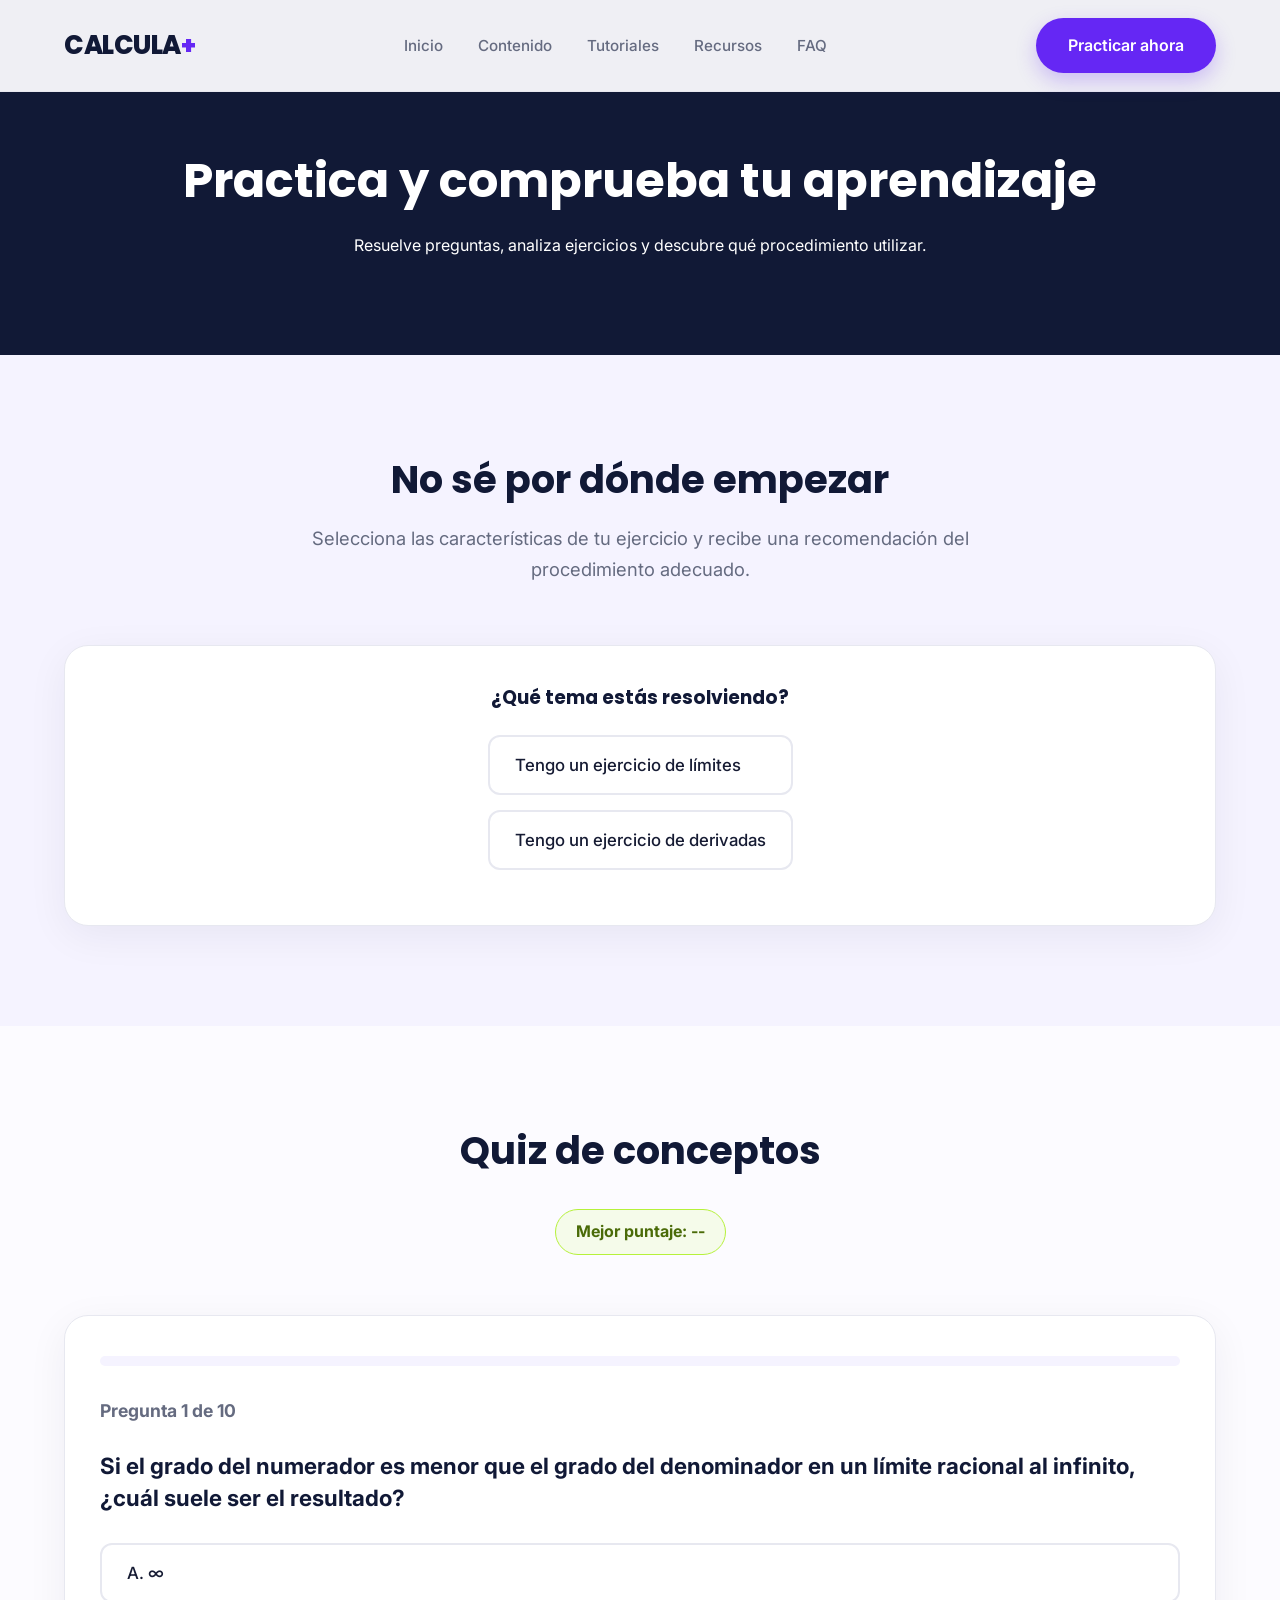
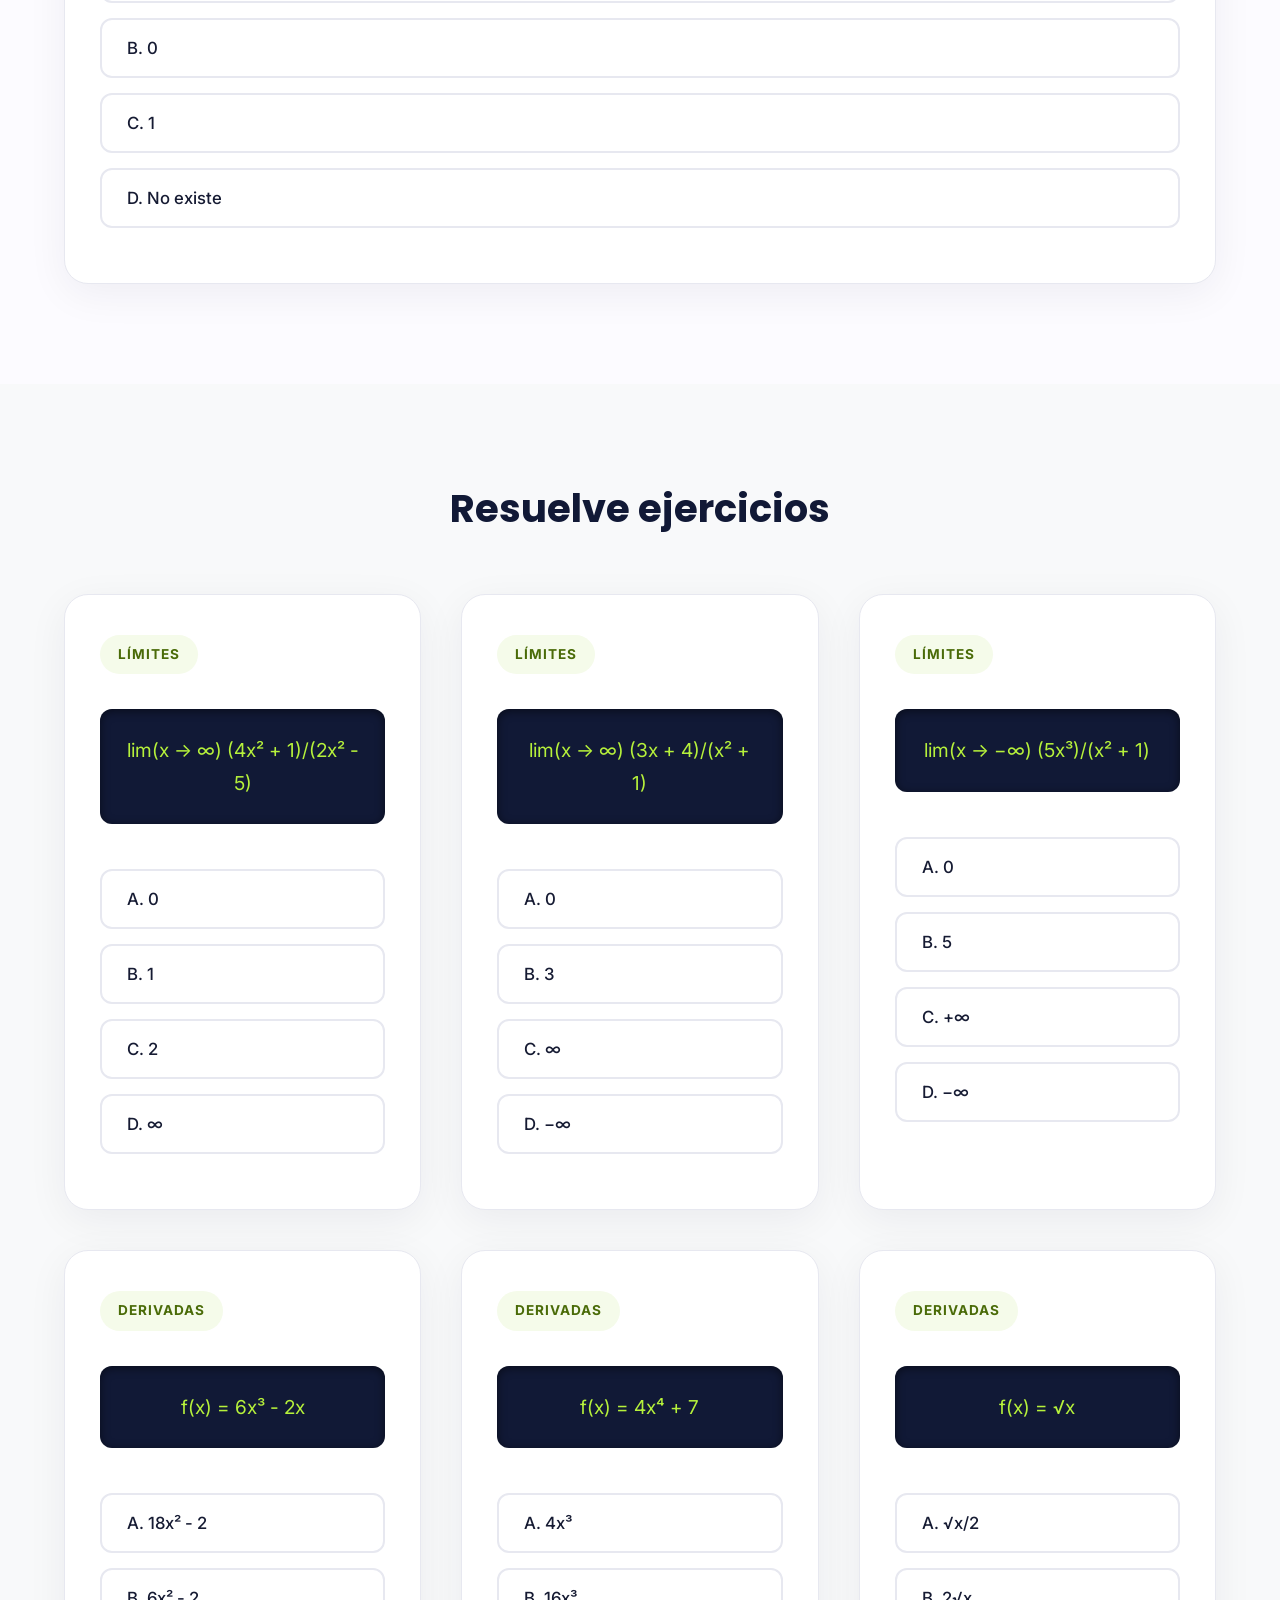
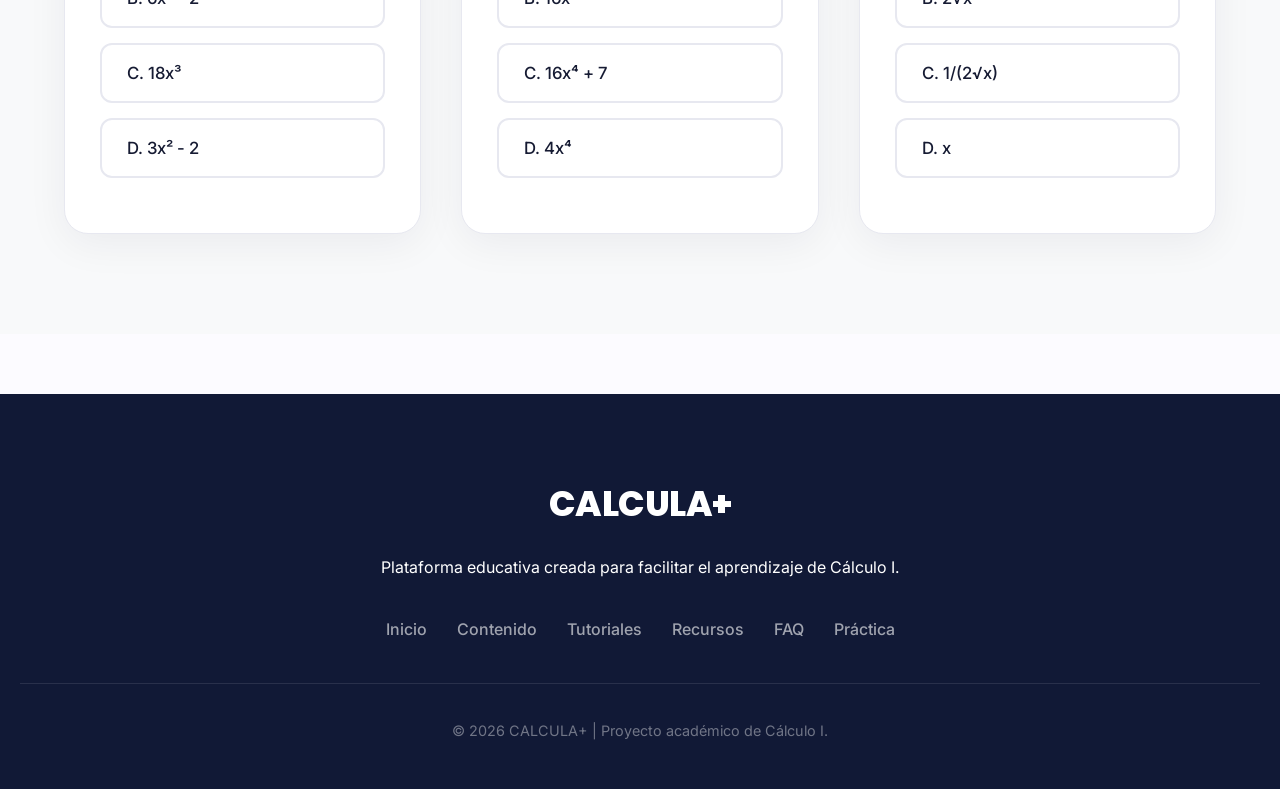
<file: practica.html>
<!DOCTYPE html>
<html lang="es">
<head>
    <meta charset="UTF-8">
    <meta name="viewport" content="width=device-width, initial-scale=1.0">
    <title>CALCULA+ | Práctica</title>
    <link rel="stylesheet" href="css/styles.css">
    <link href="https://fonts.googleapis.com/css2?family=Poppins:wght@400;600;700;800&family=Inter:wght@400;500;600&display=swap" rel="stylesheet">
</head>
<body>
    <nav class="navbar">
        <div class="nav-container">
            <a href="index.html" class="logo">CALCULA<span class="highlight">+</span></a>
            <ul class="nav-links">
                <li><a href="index.html">Inicio</a></li>
                <li><a href="contenido.html">Contenido</a></li>
                <li><a href="contenido.html#tutoriales">Tutoriales</a></li>
                <li><a href="contenido.html#recursos">Recursos</a></li>
                <li><a href="contenido.html#faq">FAQ</a></li>
            </ul>
            <a href="practica.html" class="btn btn-primary nav-btn">Practicar ahora</a>
            <button class="hamburger" id="hamburger" aria-label="Menú">
                <svg viewBox="0 0 24 24" width="24" height="24" stroke="currentColor" stroke-width="2" fill="none"><path d="M3 12h18M3 6h18M3 18h18"></path></svg>
            </button>
        </div>
    </nav>

    <div class="page-header bg-dark text-center section-padding">
        <h1 class="text-white">Practica y comprueba tu aprendizaje</h1>
        <p class="text-white">Resuelve preguntas, analiza ejercicios y descubre qué procedimiento utilizar.</p>
    </div>

    <section id="asistente" class="section-padding bg-sec fade-in">
        <div class="container">
            <div class="section-header text-center">
                <h2>No sé por dónde empezar</h2>
                <p>Selecciona las características de tu ejercicio y recibe una recomendación del procedimiento adecuado.</p>
            </div>
            <div class="assistant-container card text-center p-3" id="assistant-card">
                </div>
        </div>
    </section>

    <section id="quiz" class="section-padding fade-in">
        <div class="container">
            <div class="section-header text-center">
                <h2>Quiz de conceptos</h2>
                <div class="best-score" id="best-score-display">Mejor puntaje: --</div>
            </div>
            <div class="quiz-container card" id="quiz-card">
                <div id="quiz-progress-bar" class="progress-bar"><div class="progress-fill" id="progress-fill"></div></div>
                <div class="quiz-header">
                    <span id="q-counter">Pregunta 1 de 10</span>
                </div>
                <div id="quiz-content">
                    </div>
            </div>
        </div>
    </section>

    <section id="ejercicios" class="section-padding bg-light fade-in">
        <div class="container">
            <div class="section-header text-center">
                <h2>Resuelve ejercicios</h2>
            </div>
            <div class="grid-2" id="exercises-grid">
                </div>
        </div>
    </section>

    <footer>
        <div class="footer-content">
            <div class="footer-logo">CALCULA<span class="text-lime">+</span></div>
            <p>Plataforma educativa creada para facilitar el aprendizaje de Cálculo I.</p>
            <ul class="footer-links">
                <li><a href="index.html">Inicio</a></li>
                <li><a href="contenido.html">Contenido</a></li>
                <li><a href="contenido.html#tutoriales">Tutoriales</a></li>
                <li><a href="contenido.html#recursos">Recursos</a></li>
                <li><a href="contenido.html#faq">FAQ</a></li>
                <li><a href="practica.html">Práctica</a></li>
            </ul>
        </div>
        <div class="footer-bottom"><p>© 2026 CALCULA+ | Proyecto académico de Cálculo I.</p></div>
    </footer>

    <button id="backToTop" aria-label="Volver arriba">↑</button>
    <script src="js/main.js"></script>
    <script src="js/practica.js"></script>
</body>
</html>
</file>
<file: css/styles.css>
/* VARIABLES */
:root {
    --bg-main: #FCFBFF;
    --bg-sec: #F5F3FF;
    --bg-green: #F5FBEA;
    --dark-blue: #111936;
    --purple: #6527F4;
    --purple-light: #8754FF;
    --lime: #B6F13B;
    --text-main: #161B33;
    --text-sec: #656B80;
    --border: #E7E8F0;
    --white: #FFFFFF;
    --shadow: 0 10px 40px rgba(17, 25, 54, 0.06);
    --shadow-hover: 0 20px 50px rgba(101, 39, 244, 0.15);
    --transition: all 0.3s cubic-bezier(0.25, 0.8, 0.25, 1);
}

/* RESET */
* { margin: 0; padding: 0; box-sizing: border-box; }
html { scroll-behavior: smooth; }
body { font-family: 'Inter', sans-serif; background-color: var(--bg-main); color: var(--text-main); line-height: 1.7; }
h1, h2, h3, h4 { font-family: 'Poppins', sans-serif; font-weight: 700; color: var(--dark-blue); line-height: 1.3; margin-bottom: 12px; }
p { margin-bottom: 15px; }
a { text-decoration: none; color: inherit; transition: var(--transition); }
ul { list-style: none; }
button { cursor: pointer; font-family: inherit; border: none; background: none; }

/* UTILS */
.container { max-width: 1200px; margin: 0 auto; padding: 0 24px; }
.section-padding { padding: 100px 0; }
.text-center { text-align: center; }
.text-purple { color: var(--purple); }
.text-green { color: var(--lime); }
.text-white { color: var(--white); }
.text-sm { font-size: 0.95rem; }
.text-sec { color: var(--text-sec); }
.mt-1 { margin-top: 15px; }
.mt-2 { margin-top: 30px; }
.mt-3 { margin-top: 50px; }
.mb-2 { margin-bottom: 20px; }
.w-100 { width: 100%; }
.bg-light { background-color: #F8F9FA; }
.bg-sec { background-color: var(--bg-sec); }
.bg-dark { background-color: var(--dark-blue); }
.hidden { display: none !important; }

/* LAYOUT GRIDS */
.grid-2 { display: grid; grid-template-columns: repeat(auto-fit, minmax(320px, 1fr)); gap: 40px; }
.grid-3 { display: grid; grid-template-columns: repeat(auto-fit, minmax(300px, 1fr)); gap: 35px; }
.grid-4 { display: grid; grid-template-columns: repeat(auto-fit, minmax(260px, 1fr)); gap: 30px; }

/* NAVBAR */
.navbar { position: fixed; top: 0; width: 100%; background: rgba(252, 251, 255, 0.95); backdrop-filter: blur(12px); z-index: 1000; border-bottom: 1px solid rgba(231, 232, 240, 0.8); transition: var(--transition); }
.nav-container { max-width: 1200px; margin: 0 auto; padding: 18px 24px; display: flex; justify-content: space-between; align-items: center; }
.logo { font-family: 'Poppins', sans-serif; font-size: 1.6rem; font-weight: 800; color: var(--dark-blue); letter-spacing: -0.5px; }
.logo .highlight { color: var(--purple); }
.nav-links { display: flex; gap: 35px; }
.nav-links a { font-weight: 500; color: var(--text-sec); font-size: 0.95rem; }
.nav-links a:hover, .nav-links a.active { color: var(--purple); }
.hamburger { display: none; color: var(--dark-blue); }

/* BUTTONS */
.btn { display: inline-flex; justify-content: center; align-items: center; padding: 14px 32px; border-radius: 50px; font-weight: 600; text-align: center; transition: var(--transition); font-size: 1rem; }
.btn-primary { background-color: var(--purple); color: var(--white); box-shadow: 0 8px 20px rgba(101, 39, 244, 0.25); }
.btn-primary:hover { background-color: var(--dark-blue); transform: translateY(-3px); box-shadow: 0 12px 25px rgba(17, 25, 54, 0.3); }
.btn-secondary { background-color: var(--bg-sec); color: var(--purple); }
.btn-secondary:hover { background-color: var(--purple-light); color: var(--white); }
.btn-lime { background-color: var(--lime); color: var(--dark-blue); box-shadow: 0 8px 20px rgba(182, 241, 59, 0.3); }
.btn-lime:hover { background-color: #A5DF2F; transform: translateY(-3px); }
.btn-outline { border: 2px solid var(--border); color: var(--text-main); }
.btn-outline:hover { border-color: var(--purple); color: var(--purple); background-color: var(--bg-sec); }
.btn-outline-light { border: 2px solid rgba(255,255,255,0.3); color: var(--white); }
.btn-outline-light:hover { background: var(--white); color: var(--purple); border-color: var(--white); }
.btn-link { color: var(--purple); font-weight: 600; display: inline-flex; align-items: center; gap: 8px; margin-top: auto; padding-top: 15px; }
.btn-link:hover { color: var(--dark-blue); gap: 12px; }
.disabled { opacity: 0.6; pointer-events: none; box-shadow: none; }

/* HEADERS DE SECCIÓN */
.section-header { margin-bottom: 60px; max-width: 700px; margin-inline: auto; }
.section-header h2 { font-size: 2.4rem; margin-bottom: 18px; }
.section-header p { font-size: 1.15rem; color: var(--text-sec); margin-bottom: 0; }

/* HERO SECTION */
.hero { display: grid; grid-template-columns: 1fr 1fr; align-items: center; gap: 60px; padding-top: 140px; padding-bottom: 60px; }
.hero-title { font-size: 3.8rem; margin-bottom: 24px; line-height: 1.1; letter-spacing: -1px; }
.hero-description { font-size: 1.15rem; color: var(--text-sec); margin-bottom: 35px; }
.badge { display: inline-block; background: var(--bg-green); color: #4A6B08; padding: 8px 18px; border-radius: 30px; font-size: 0.85rem; font-weight: 700; margin-bottom: 25px; text-transform: uppercase; letter-spacing: 1px; }
.hero-buttons { display: flex; gap: 18px; flex-wrap: wrap; }

.hero-visual { position: relative; height: 450px; background: radial-gradient(circle at center, rgba(135, 84, 255, 0.08) 0%, transparent 70%); }
.floating { animation: float 6s ease-in-out infinite; }
.delay-1 { animation-delay: 2.5s; }
@keyframes float { 0% { transform: translateY(0px); } 50% { transform: translateY(-20px); } 100% { transform: translateY(0px); } }
.visual-card { position: absolute; background: rgba(255,255,255,0.85); backdrop-filter: blur(12px); padding: 20px 30px; border-radius: 20px; box-shadow: 0 15px 35px rgba(17, 25, 54, 0.08); border: 1px solid rgba(255,255,255,0.6); font-weight: 600; color: var(--dark-blue); }
.visual-card:nth-child(1) { top: 15%; left: 5%; z-index: 2; }
.visual-card:nth-child(2) { bottom: 15%; right: 5%; z-index: 2; }
.math-expr { font-family: 'Inter', monospace; font-size: 1.2rem; }
.big-infinity { position: absolute; font-size: 220px; color: rgba(101, 39, 244, 0.04); top: 50%; left: 50%; transform: translate(-50%, -50%); z-index: 0; font-family: sans-serif; }
.graph-illustration { position: absolute; top: 50%; left: 50%; transform: translate(-50%, -50%); z-index: 1; width: 85%; height: 85%; }
.small-badge { position: absolute; top: 5%; right: 0; background: var(--white); padding: 10px 20px; border-radius: 30px; box-shadow: var(--shadow); font-size: 0.85rem; font-weight: 700; display: flex; align-items: center; gap: 10px; z-index: 3;}
.dot { width: 10px; height: 10px; background: var(--lime); border-radius: 50%; box-shadow: 0 0 10px var(--lime); }

/* STATS BAND (Rediseñada y más elegante) */
.stats-band { 
    background: linear-gradient(135deg, var(--dark-blue) 0%, #151F42 100%); 
    color: var(--white); 
    max-width: 1100px; 
    margin: 0 auto; 
    border-radius: 24px; 
    padding: 50px 40px; 
    display: flex; 
    justify-content: space-around; 
    flex-wrap: wrap; 
    gap: 30px; 
    box-shadow: 0 25px 50px rgba(17,25,54,0.2), inset 0 1px 0 rgba(255,255,255,0.1); 
    transform: translateY(-40px);
    border: 1px solid rgba(255, 255, 255, 0.05);
    position: relative;
    z-index: 10;
}
.stat-item { text-align: center; flex: 1; min-width: 150px; }
.stat-item h3 { 
    font-size: 3rem; 
    margin-bottom: 8px; 
    background: linear-gradient(to right, #FFFFFF, #B6F13B);
    -webkit-background-clip: text;
    -webkit-text-fill-color: transparent;
    display: inline-block;
}
.stat-item p { color: rgba(255,255,255,0.7); font-size: 0.85rem; text-transform: uppercase; letter-spacing: 1.5px; font-weight: 600; margin-bottom: 0; }

/* CARDS GLOBALES */
.card, .feature-card, .video-card, .resource-card, .testimonial-card { 
    background: var(--white); 
    border-radius: 24px; 
    padding: 40px 35px; 
    box-shadow: var(--shadow); 
    border: 1px solid var(--border); 
    transition: var(--transition); 
    display: flex;
    flex-direction: column;
}
.card:hover, .feature-card:hover { transform: translateY(-8px); box-shadow: var(--shadow-hover); border-color: rgba(101, 39, 244, 0.3); }
.feature-icon { width: 65px; height: 65px; background: linear-gradient(135deg, var(--bg-sec), #EBE4FF); color: var(--purple); border-radius: 18px; display: flex; align-items: center; justify-content: center; font-size: 1.8rem; font-weight: 700; margin-bottom: 25px; box-shadow: inset 0 2px 4px rgba(255,255,255,0.5); }
.feature-card h3 { font-size: 1.4rem; margin-bottom: 15px; }
.feature-card p { color: var(--text-sec); margin-bottom: 0; flex-grow: 1; }

/* VIDEOS */
.video-card { padding: 0; overflow: hidden; }
.video-thumb { height: 200px; background: linear-gradient(135deg, var(--dark-blue), var(--purple)); position: relative; display: flex; justify-content: center; align-items: center; }
.play-btn { width: 60px; height: 60px; background: var(--white); border-radius: 50%; display: flex; justify-content: center; align-items: center; color: var(--purple); font-size: 1.4rem; padding-left: 5px; box-shadow: 0 10px 20px rgba(0,0,0,0.2); transition: var(--transition); cursor: pointer; }
.video-card:hover .play-btn { transform: scale(1.1); color: var(--lime); background: var(--dark-blue); }
.video-badge { position: absolute; top: 15px; right: 15px; background: rgba(17, 25, 54, 0.8); backdrop-filter: blur(5px); color: var(--white); padding: 6px 12px; border-radius: 8px; font-size: 0.75rem; font-weight: 700; letter-spacing: 0.5px; }
.video-info { padding: 30px; display: flex; flex-direction: column; flex-grow: 1; }
.video-category { color: var(--purple); font-size: 0.85rem; font-weight: 700; text-transform: uppercase; letter-spacing: 1px; margin-bottom: 12px; display: block; }
.video-card h4 { margin-bottom: 15px; font-size: 1.25rem; line-height: 1.4; }
.video-card p { margin-bottom: 20px; flex-grow: 1; }

/* PROMO SECTION */
.promo-section { background: linear-gradient(135deg, var(--purple) 0%, #4D1AB5 100%); border-radius: 30px; max-width: 1150px; margin: 60px auto; display: grid; grid-template-columns: 1fr 1fr; overflow: hidden; box-shadow: 0 30px 60px rgba(101, 39, 244, 0.2); }
.promo-content { padding: 80px 60px; color: var(--white); display: flex; flex-direction: column; justify-content: center; }
.promo-content h2 { color: var(--white); margin-bottom: 20px; font-size: 2.5rem; }
.promo-content p { margin-bottom: 35px; color: rgba(255,255,255,0.85); font-size: 1.1rem; }
.promo-visual { background: var(--dark-blue); position: relative; display: flex; justify-content: center; align-items: center; padding: 60px; }
.quiz-mock { background: var(--white); padding: 35px; border-radius: 20px; width: 100%; max-width: 340px; transform: rotate(3deg); box-shadow: 0 20px 40px rgba(0,0,0,0.3); transition: transform 0.3s; }
.quiz-mock:hover { transform: rotate(0deg) scale(1.02); }
.mock-q { font-weight: 700; color: var(--dark-blue); margin-bottom: 20px; font-size: 1.1rem; }
.mock-opt { background: var(--bg-sec); padding: 12px 18px; border-radius: 10px; margin-bottom: 12px; font-size: 0.95rem; color: var(--text-sec); font-weight: 500; }
.mock-opt.correct { background: var(--bg-green); color: #4A6B08; font-weight: 700; border: 2px solid var(--lime); display: flex; justify-content: space-between; align-items: center; }
.check { color: #5D8010; font-size: 1.2rem; }
.mock-feedback { text-align: center; color: #5D8010; font-size: 0.9rem; font-weight: 700; margin-top: 20px; }

/* TESTIMONIALS */
.testimonial-card { font-style: italic; position: relative; padding: 50px 40px; justify-content: center; }
.testimonial-card::before { content: '"'; font-size: 6rem; color: var(--bg-sec); position: absolute; top: -10px; left: 20px; z-index: 0; font-family: serif; line-height: 1; }
.testimonial-card p { position: relative; z-index: 1; color: var(--text-main); font-size: 1.1rem; font-weight: 500; text-align: center; margin-bottom: 0; }

/* FOOTER */
footer { background: var(--dark-blue); color: var(--white); padding: 80px 20px 30px; margin-top: 60px; }
.footer-content { max-width: 1200px; margin: 0 auto; text-align: center; }
.footer-logo { font-family: 'Poppins', sans-serif; font-size: 2.2rem; font-weight: 800; margin-bottom: 20px; letter-spacing: -0.5px; }
.footer-links { display: flex; justify-content: center; gap: 30px; flex-wrap: wrap; margin: 35px 0; }
.footer-links a { color: rgba(255,255,255,0.6); font-weight: 500; }
.footer-links a:hover { color: var(--lime); }
.footer-bottom { text-align: center; padding-top: 35px; border-top: 1px solid rgba(255,255,255,0.1); margin-top: 40px; color: rgba(255,255,255,0.4); font-size: 0.9rem; }

/* CONTENIDO PAGES STYLES */
.page-header { padding-top: 150px; padding-bottom: 80px; }
.page-header h1 { font-size: 3rem; margin-bottom: 20px; }
.sticky-submenu { position: sticky; top: 73px; background: rgba(255, 255, 255, 0.95); backdrop-filter: blur(10px); padding: 20px; border-bottom: 1px solid var(--border); display: flex; justify-content: center; gap: 15px; z-index: 99; flex-wrap: wrap; box-shadow: 0 5px 15px rgba(17,25,54,0.02); }
.sticky-submenu a { padding: 10px 20px; border-radius: 30px; background: var(--bg-sec); font-size: 0.95rem; font-weight: 600; color: var(--text-sec); border: 1px solid transparent; }
.sticky-submenu a:hover, .sticky-submenu a.active { background: var(--purple); color: var(--white); box-shadow: 0 4px 10px rgba(101, 39, 244, 0.2); }

/* TARJETA DESTACADA (HIGHLIGHT CARD) CORREGIDA */
.highlight-card { 
    background: linear-gradient(135deg, var(--white) 0%, var(--bg-sec) 100%); 
    border-left: 6px solid var(--purple); 
    padding: 45px; /* Aumentado drásticamente para dar espacio al texto */
    border-radius: 0 20px 20px 0; /* Solo bordes derechos redondeados por la línea izquierda */
    margin-bottom: 40px;
    box-shadow: 0 10px 30px rgba(17, 25, 54, 0.04);
}
.highlight-card p { font-size: 1.1rem; }

.formula-box { background: var(--dark-blue); color: var(--lime); padding: 25px; border-radius: 12px; font-family: 'Inter', monospace; text-align: center; margin: 25px 0; font-size: 1.2rem; overflow-x: auto; box-shadow: inset 0 2px 10px rgba(0,0,0,0.5); }
.formula-box.large { font-size: 1.6rem; padding: 35px; letter-spacing: 1px; }
.math-example { font-family: monospace; background: var(--bg-sec); color: var(--purple); padding: 8px 15px; border-radius: 8px; display: inline-block; margin: 15px 0; font-weight: 600; }
.alert-box { padding: 20px 25px; border-radius: 12px; margin: 25px 0; font-weight: 500; display: flex; align-items: flex-start; gap: 15px; }
.alert-box.success { background: var(--bg-green); color: #3b5e00; border-left: 5px solid var(--lime); }
.alert-box.warning { background: #FFF9E6; color: #8A6D00; border-left: 5px solid #FFC107; }

/* TIMELINE */
.timeline { position: relative; border-left: 3px solid var(--purple-light); margin-left: 25px; padding-left: 40px; margin-top: 40px; margin-bottom: 40px; }
.timeline-step { position: relative; margin-bottom: 35px; }
.timeline-step span { position: absolute; left: -60px; top: 0; width: 36px; height: 36px; background: var(--purple); color: var(--white); border-radius: 50%; display: flex; justify-content: center; align-items: center; font-weight: 800; font-size: 1.1rem; border: 5px solid var(--bg-main); box-shadow: 0 0 0 2px rgba(101, 39, 244, 0.2); }
.timeline-step p { margin-bottom: 8px; font-size: 1.05rem; }
.mini-list { list-style: disc; margin-left: 20px; margin-top: 15px; color: var(--text-sec); }
.mini-list li { margin-bottom: 8px; }

/* ACCORDIONS */
.accordion { background: var(--white); border: 1px solid var(--border); border-radius: 15px; margin-bottom: 20px; overflow: hidden; box-shadow: 0 4px 15px rgba(17,25,54,0.02); transition: var(--transition); }
.accordion:hover { border-color: rgba(101, 39, 244, 0.3); }
.accordion summary { padding: 22px 25px; font-weight: 700; font-size: 1.1rem; color: var(--dark-blue); cursor: pointer; list-style: none; display: flex; justify-content: space-between; align-items: center; background: var(--bg-sec); }
.accordion summary::-webkit-details-marker { display: none; }
.accordion summary::after { content: '+'; font-size: 1.8rem; font-weight: 400; color: var(--purple); transition: transform 0.3s; }
.accordion[open] summary::after { content: '−'; transform: rotate(180deg); }
.accordion-content { padding: 30px; border-top: 1px solid var(--border); }
.accordion-content ol { padding-left: 20px; margin-bottom: 20px; }
.accordion-content li { margin-bottom: 10px; }

/* FORMULAS */
.formula-group h3 { margin-bottom: 25px; text-align: center; }
.formula-item { background: var(--white); padding: 25px; border-radius: 15px; margin-bottom: 20px; display: flex; flex-direction: column; gap: 15px; border: 1px solid var(--border); box-shadow: var(--shadow); transition: var(--transition); }
.formula-item:hover { transform: translateY(-3px); border-color: var(--purple-light); }
.f-text { font-size: 0.95rem; color: var(--text-sec); font-weight: 600; text-transform: uppercase; letter-spacing: 0.5px; }
.f-math { font-family: monospace; font-size: 1.3rem; color: var(--dark-blue); font-weight: bold; background: var(--bg-sec); padding: 15px; border-radius: 8px; text-align: center; }
.btn-copy { background: transparent; border: 2px solid var(--purple); color: var(--purple); padding: 10px; border-radius: 8px; font-size: 0.9rem; font-weight: 600; text-align: center; transition: 0.2s; cursor: pointer; }
.btn-copy:hover { background: var(--purple); color: var(--white); }
.toast { position: fixed; bottom: 40px; left: 50%; transform: translateX(-50%) translateY(100px); background: var(--dark-blue); color: var(--lime); padding: 15px 30px; border-radius: 50px; font-weight: 600; z-index: 9999; opacity: 0; box-shadow: 0 10px 30px rgba(0,0,0,0.3); transition: all 0.4s cubic-bezier(0.68, -0.55, 0.265, 1.55); }
.toast.show { transform: translateX(-50%) translateY(0); opacity: 1; }

/* FILTERS */
.filter-btn { padding: 10px 24px; border-radius: 30px; border: 1px solid var(--border); margin: 0 8px; background: var(--white); color: var(--text-sec); font-weight: 600; transition: 0.2s; font-size: 0.95rem; }
.filter-btn.active, .filter-btn:hover { background: var(--purple); color: var(--white); border-color: var(--purple); box-shadow: 0 5px 15px rgba(101, 39, 244, 0.2); }

/* FAQ SEARCH */
.search-input { width: 100%; max-width: 600px; padding: 18px 25px; border-radius: 40px; border: 1px solid var(--border); font-size: 1.05rem; outline: none; box-shadow: var(--shadow); transition: var(--transition); }
.search-input:focus { border-color: var(--purple); box-shadow: 0 5px 20px rgba(101, 39, 244, 0.15); }
.faq-category-title { margin-top: 50px; margin-bottom: 25px; color: var(--purple); border-bottom: 2px solid var(--bg-sec); padding-bottom: 10px; font-size: 1.6rem; }

/* MODAL YOUTUBE */
.modal { display: none; position: fixed; top: 0; left: 0; width: 100%; height: 100%; background: rgba(17, 25, 54, 0.95); backdrop-filter: blur(5px); z-index: 2000; justify-content: center; align-items: center; opacity: 0; transition: opacity 0.3s; }
.modal.show { display: flex; opacity: 1; }
.modal-content { width: 90%; max-width: 900px; position: relative; background: #000; border-radius: 15px; overflow: hidden; box-shadow: 0 25px 50px rgba(0,0,0,0.5); }
.video-container { position: relative; padding-bottom: 56.25%; height: 0; }
.video-container iframe { position: absolute; top: 0; left: 0; width: 100%; height: 100%; border: 0; }
.close-modal { position: absolute; top: -50px; right: 0; color: white; font-size: 40px; background: none; border: none; cursor: pointer; opacity: 0.8; transition: 0.2s; }
.close-modal:hover { opacity: 1; transform: scale(1.1); }

/* PRACTICA STYLES */
.progress-bar { width: 100%; height: 10px; background: var(--bg-sec); border-radius: 5px; overflow: hidden; margin-bottom: 30px; }
.progress-fill { height: 100%; background: var(--lime); width: 0%; transition: width 0.4s ease-out; box-shadow: 0 0 10px var(--lime); }
.quiz-header { display: flex; justify-content: space-between; margin-bottom: 25px; font-weight: 700; color: var(--text-sec); font-size: 1.1rem; }
.best-score { display: inline-block; background: var(--bg-green); color: #4A6B08; padding: 8px 20px; border-radius: 30px; font-size: 1rem; font-weight: 700; margin-top: 15px; border: 1px solid var(--lime); }
.q-text { font-size: 1.4rem; font-weight: 700; color: var(--dark-blue); margin-bottom: 30px; line-height: 1.4; }
.opt-btn { display: block; width: 100%; text-align: left; padding: 18px 25px; border: 2px solid var(--border); border-radius: 12px; margin-bottom: 15px; background: var(--white); font-size: 1.05rem; font-weight: 500; transition: 0.2s; color: var(--text-main); }
.opt-btn:hover:not(:disabled) { border-color: var(--purple); background: var(--bg-sec); transform: translateX(5px); }
.opt-btn.correct { background: var(--bg-green); border-color: var(--lime); color: #3b5e00; font-weight: 700; }
.opt-btn.wrong { background: #FFF0F0; border-color: #FFCDCD; color: #D32F2F; }
.opt-btn:disabled { cursor: default; }
.feedback-box { margin-top: 30px; padding: 25px; border-radius: 12px; background: var(--bg-sec); border-left: 5px solid var(--purple); display: none; }
.feedback-box p { font-size: 1.05rem; margin-bottom: 0; }
.ex-opts { margin-top: 20px; }

/* ANIMATIONS */
.fade-in { opacity: 0; transform: translateY(30px); transition: opacity 0.7s ease, transform 0.7s ease; }
.fade-in.visible { opacity: 1; transform: translateY(0); }

#backToTop { position: fixed; bottom: 40px; right: 40px; width: 50px; height: 50px; border-radius: 50%; background: var(--purple); color: var(--white); font-size: 24px; border: none; cursor: pointer; box-shadow: 0 10px 25px rgba(101, 39, 244, 0.4); opacity: 0; pointer-events: none; transition: 0.3s; z-index: 999; display: flex; justify-content: center; align-items: center; }
#backToTop.show { opacity: 1; pointer-events: auto; }
#backToTop:hover { transform: translateY(-5px); background: var(--dark-blue); }

/* RESPONSIVE */
@media (max-width: 992px) {
    .hero, .promo-section { grid-template-columns: 1fr; text-align: center; }
    .hero-buttons { justify-content: center; }
    .hero-visual { height: 350px; margin-top: 40px; }
    .visual-card:nth-child(1) { left: 0; top: 10%; }
    .visual-card:nth-child(2) { right: 0; bottom: 10%; }
    .stats-band { transform: translateY(0); margin: 20px 20px 60px; }
    .section-padding { padding: 70px 0; }
}
@media (max-width: 768px) {
    .nav-links, .nav-btn { display: none; }
    .hamburger { display: block; font-size: 24px; }
    .navbar.active .nav-links { display: flex; flex-direction: column; position: absolute; top: 100%; left: 0; width: 100%; background: rgba(255,255,255,0.98); padding: 30px; box-shadow: 0 10px 20px rgba(0,0,0,0.05); text-align: center; gap: 20px; }
    .navbar.active .nav-btn { display: inline-flex; position: absolute; top: 320px; left: 50%; transform: translateX(-50%); }
    .stats-band { flex-direction: column; align-items: center; padding: 40px 20px; gap: 40px; }
    .hero { padding-top: 120px; }
    .hero-title { font-size: 2.8rem; }
    .sticky-submenu { display: none; }
    .grid-4, .grid-3, .grid-2 { grid-template-columns: 1fr; }
    .card, .feature-card, .video-card { padding: 30px 20px; }
    .promo-content { padding: 40px 20px; }
    .highlight-card { padding: 25px; border-radius: 15px; border-left-width: 4px; }
}
</file>
